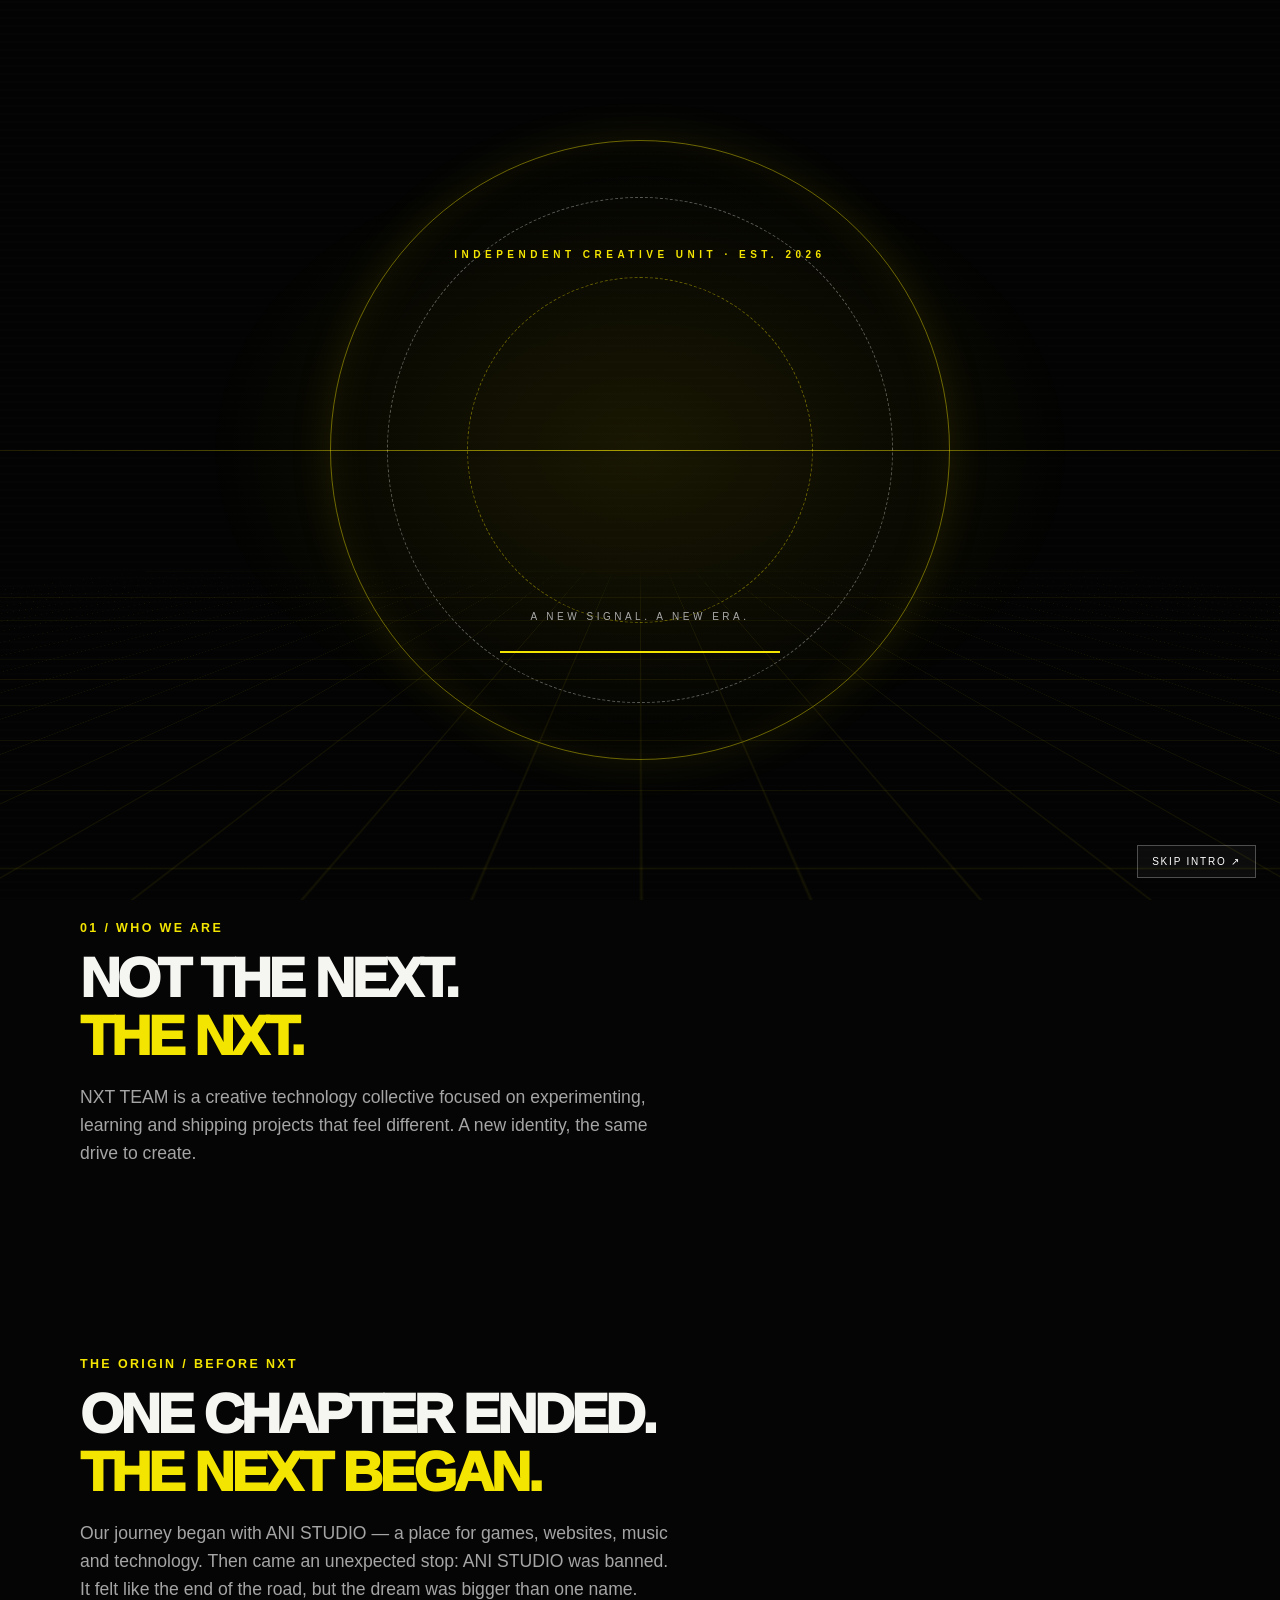
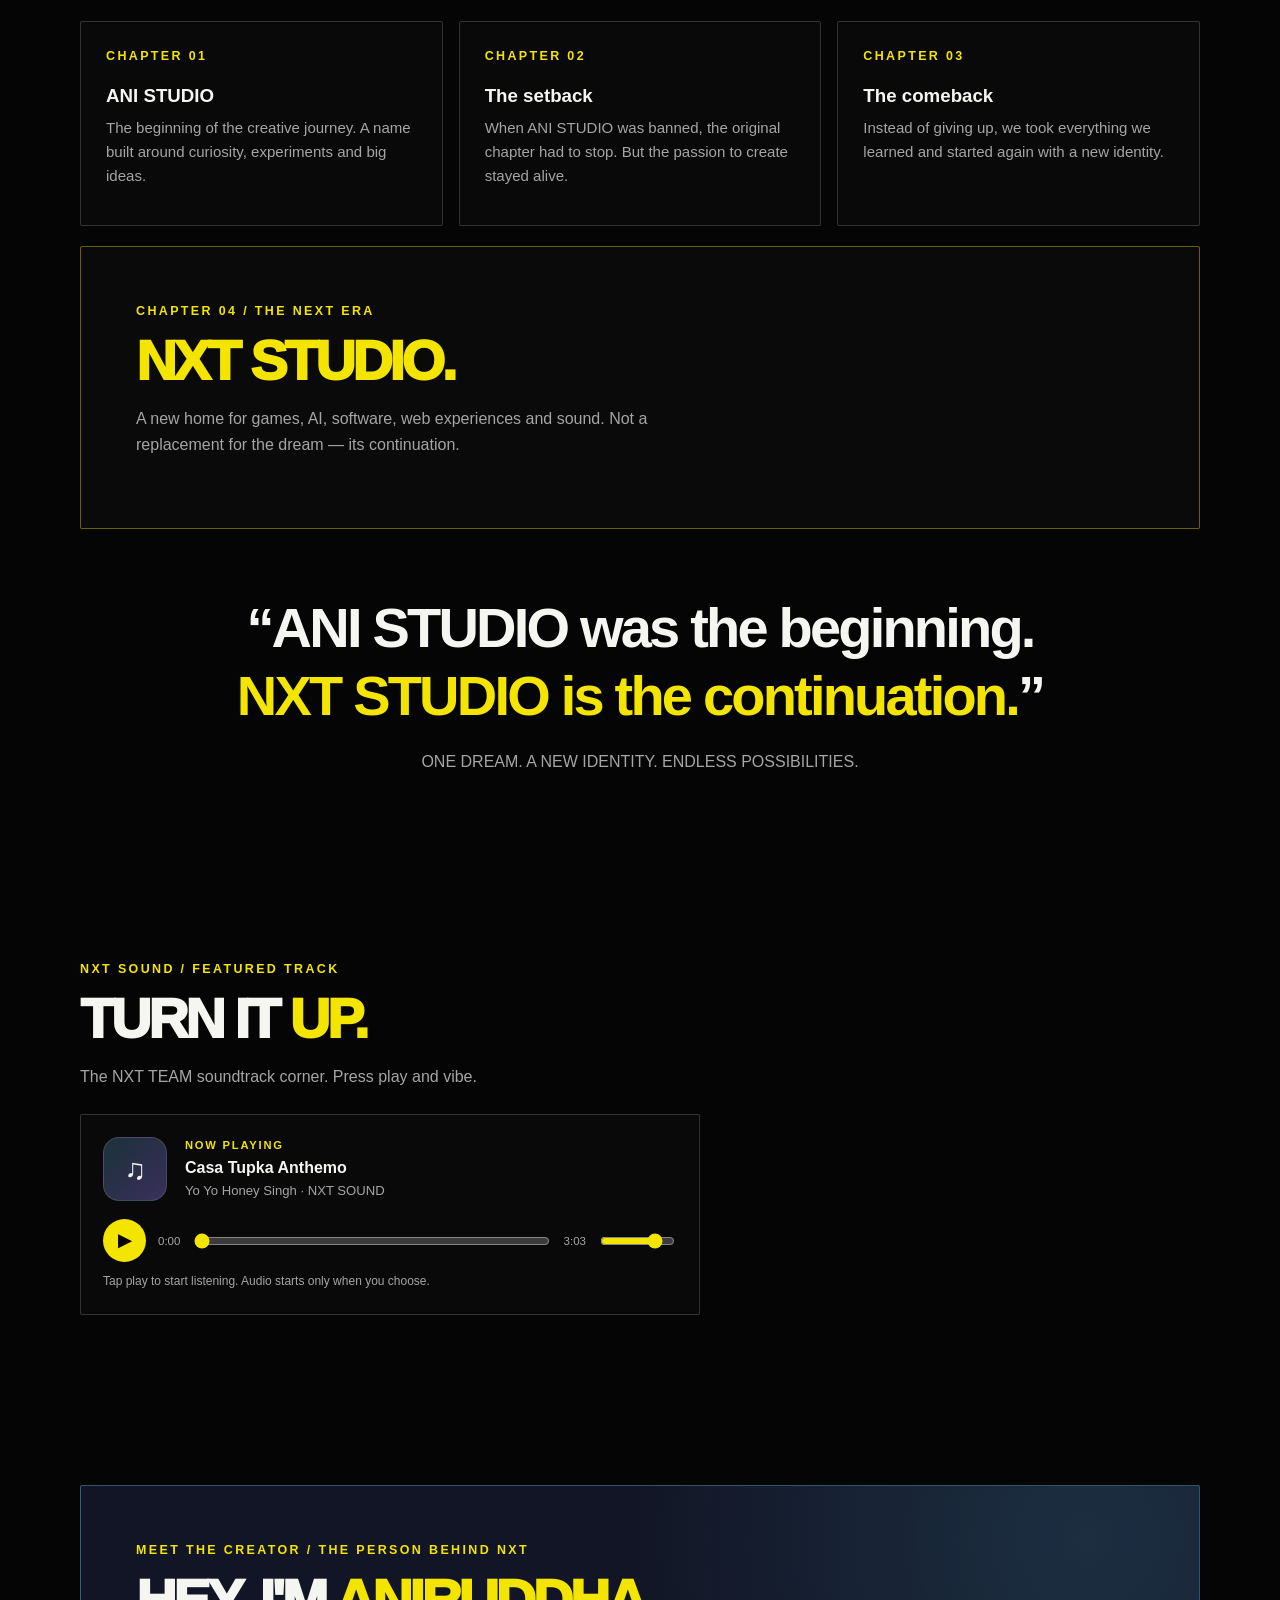
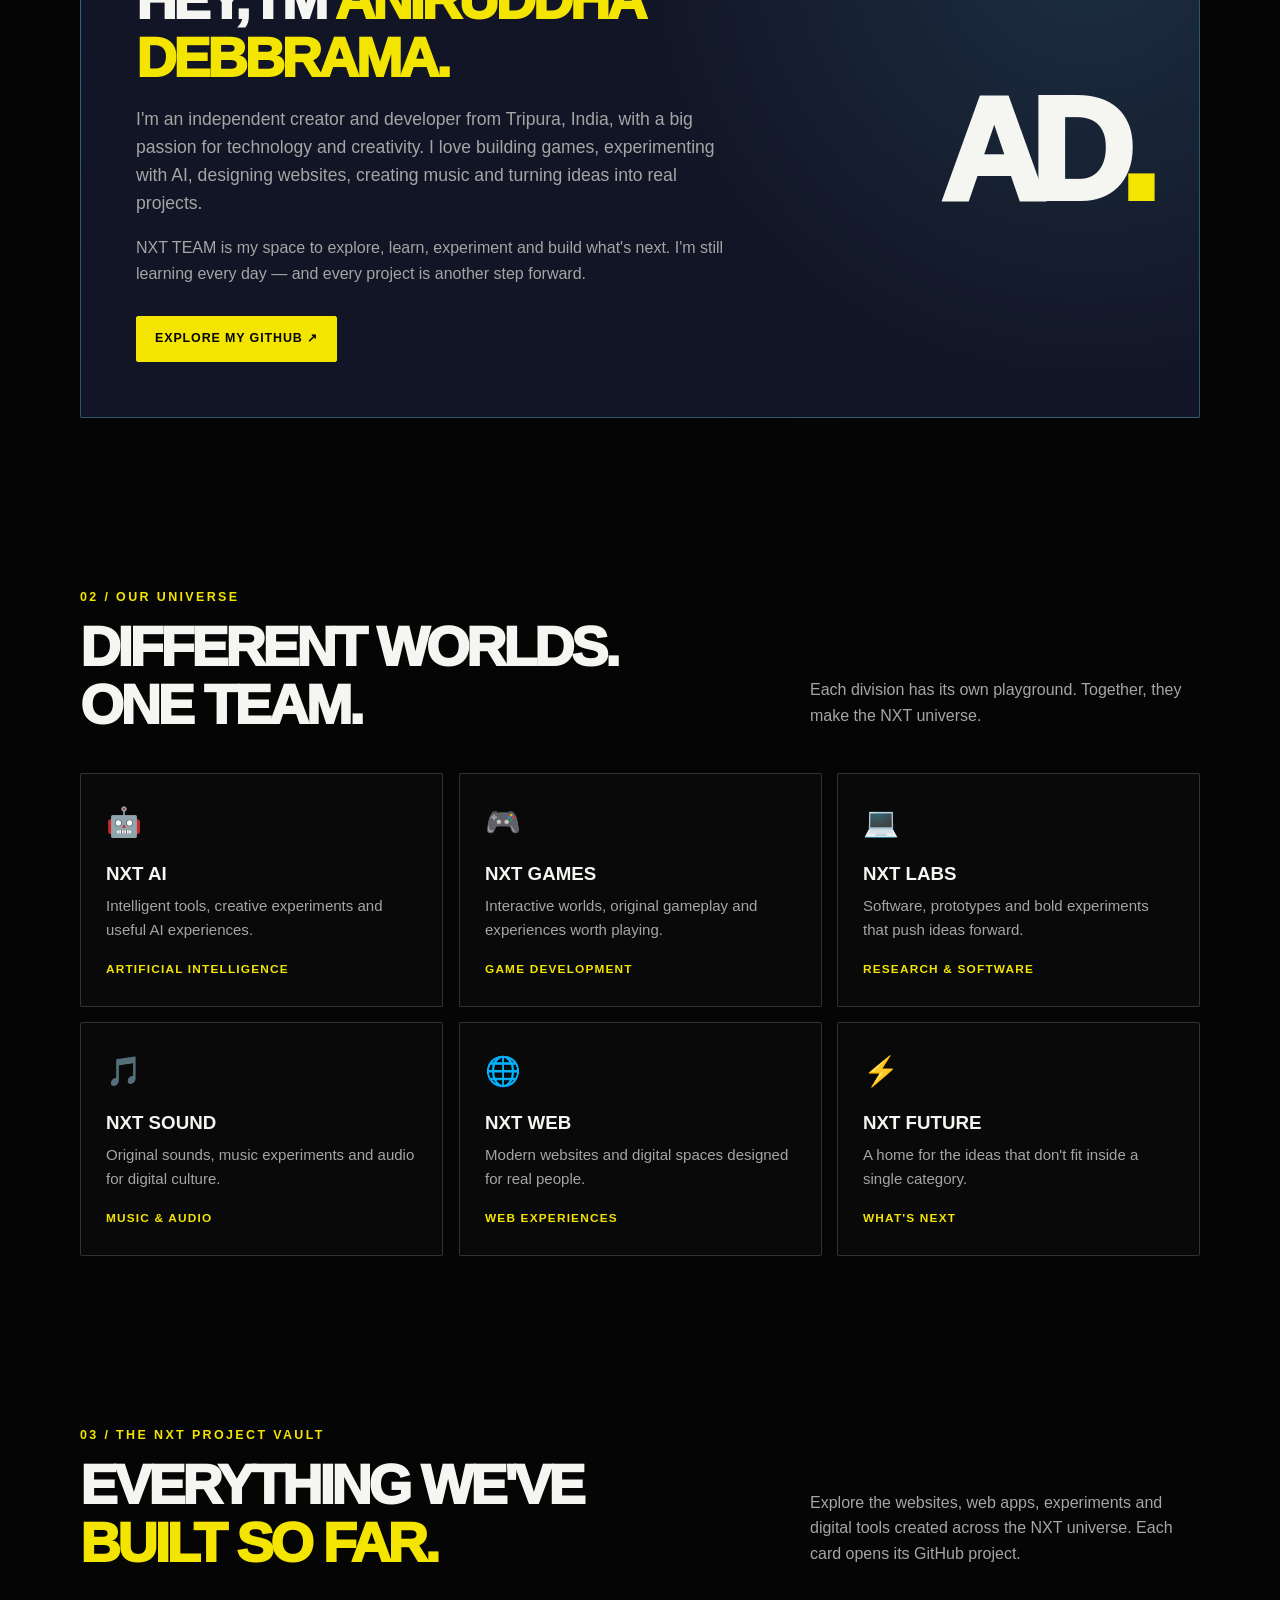
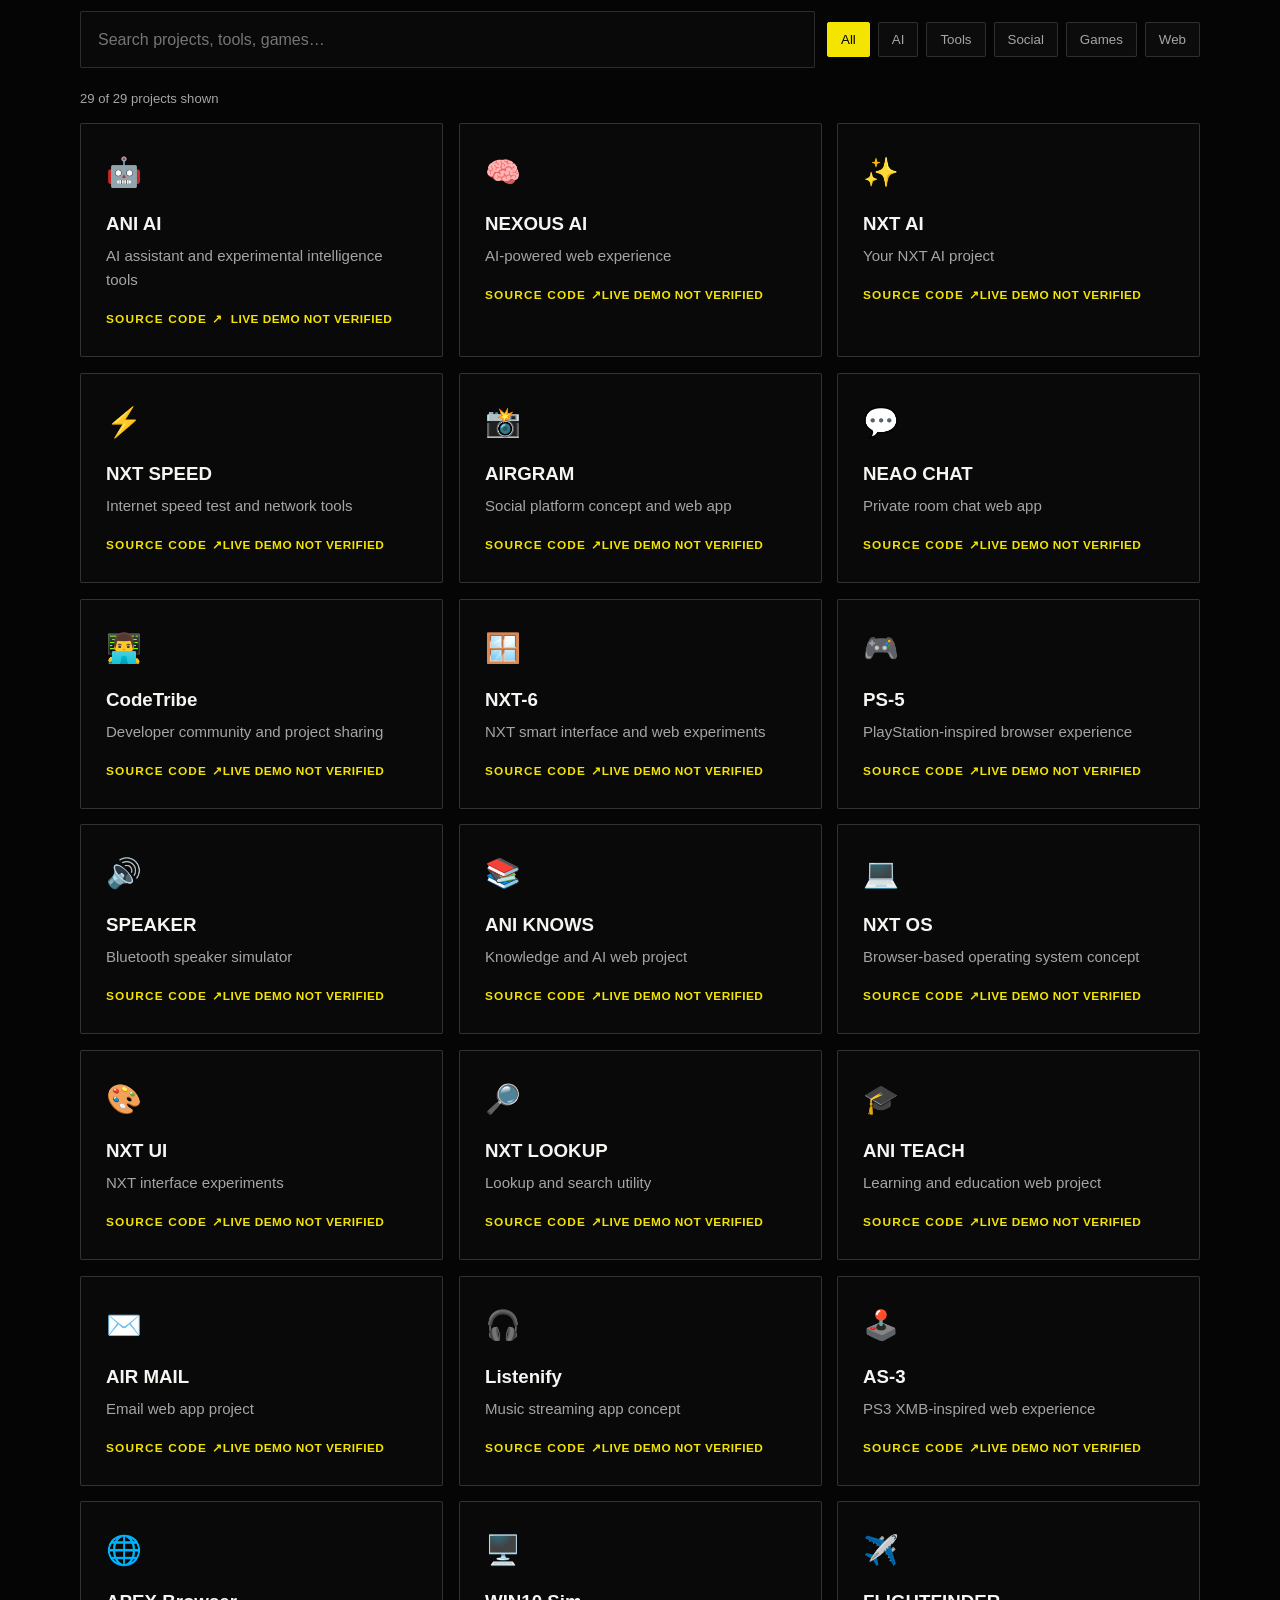
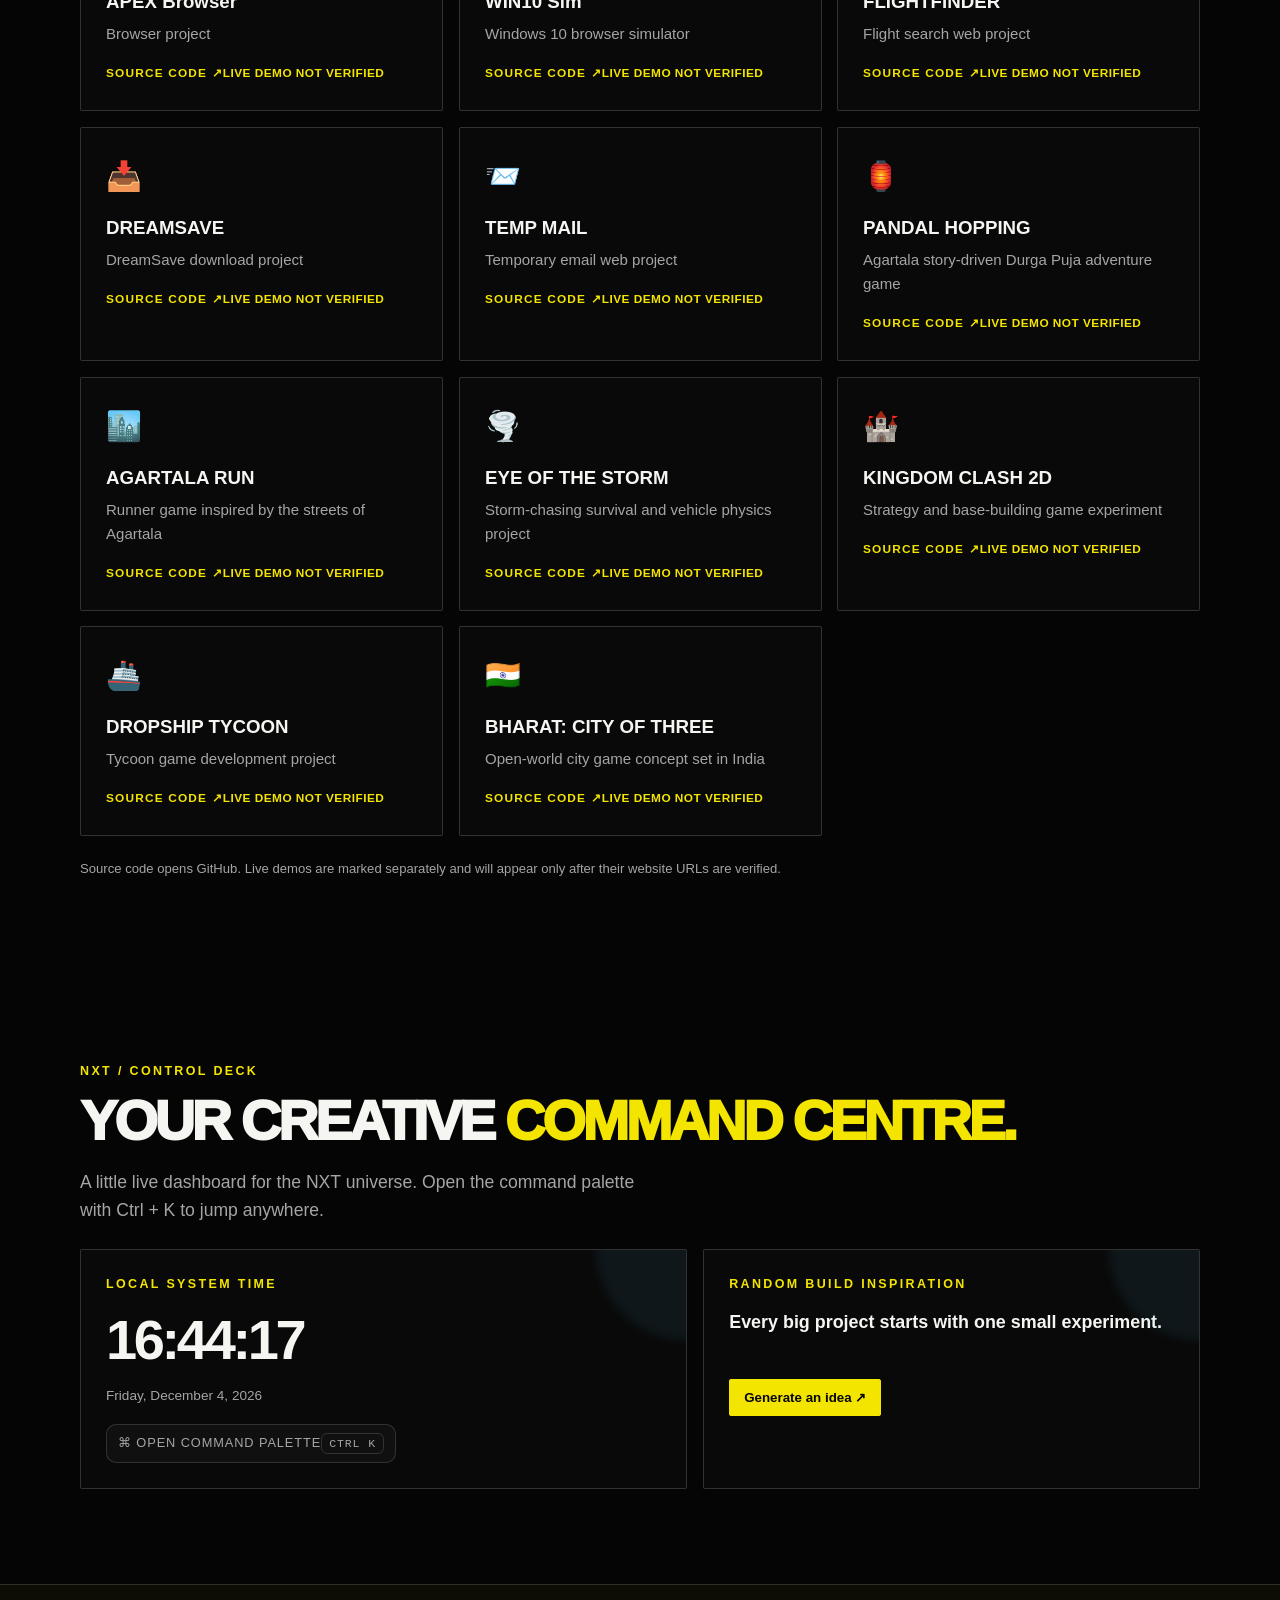
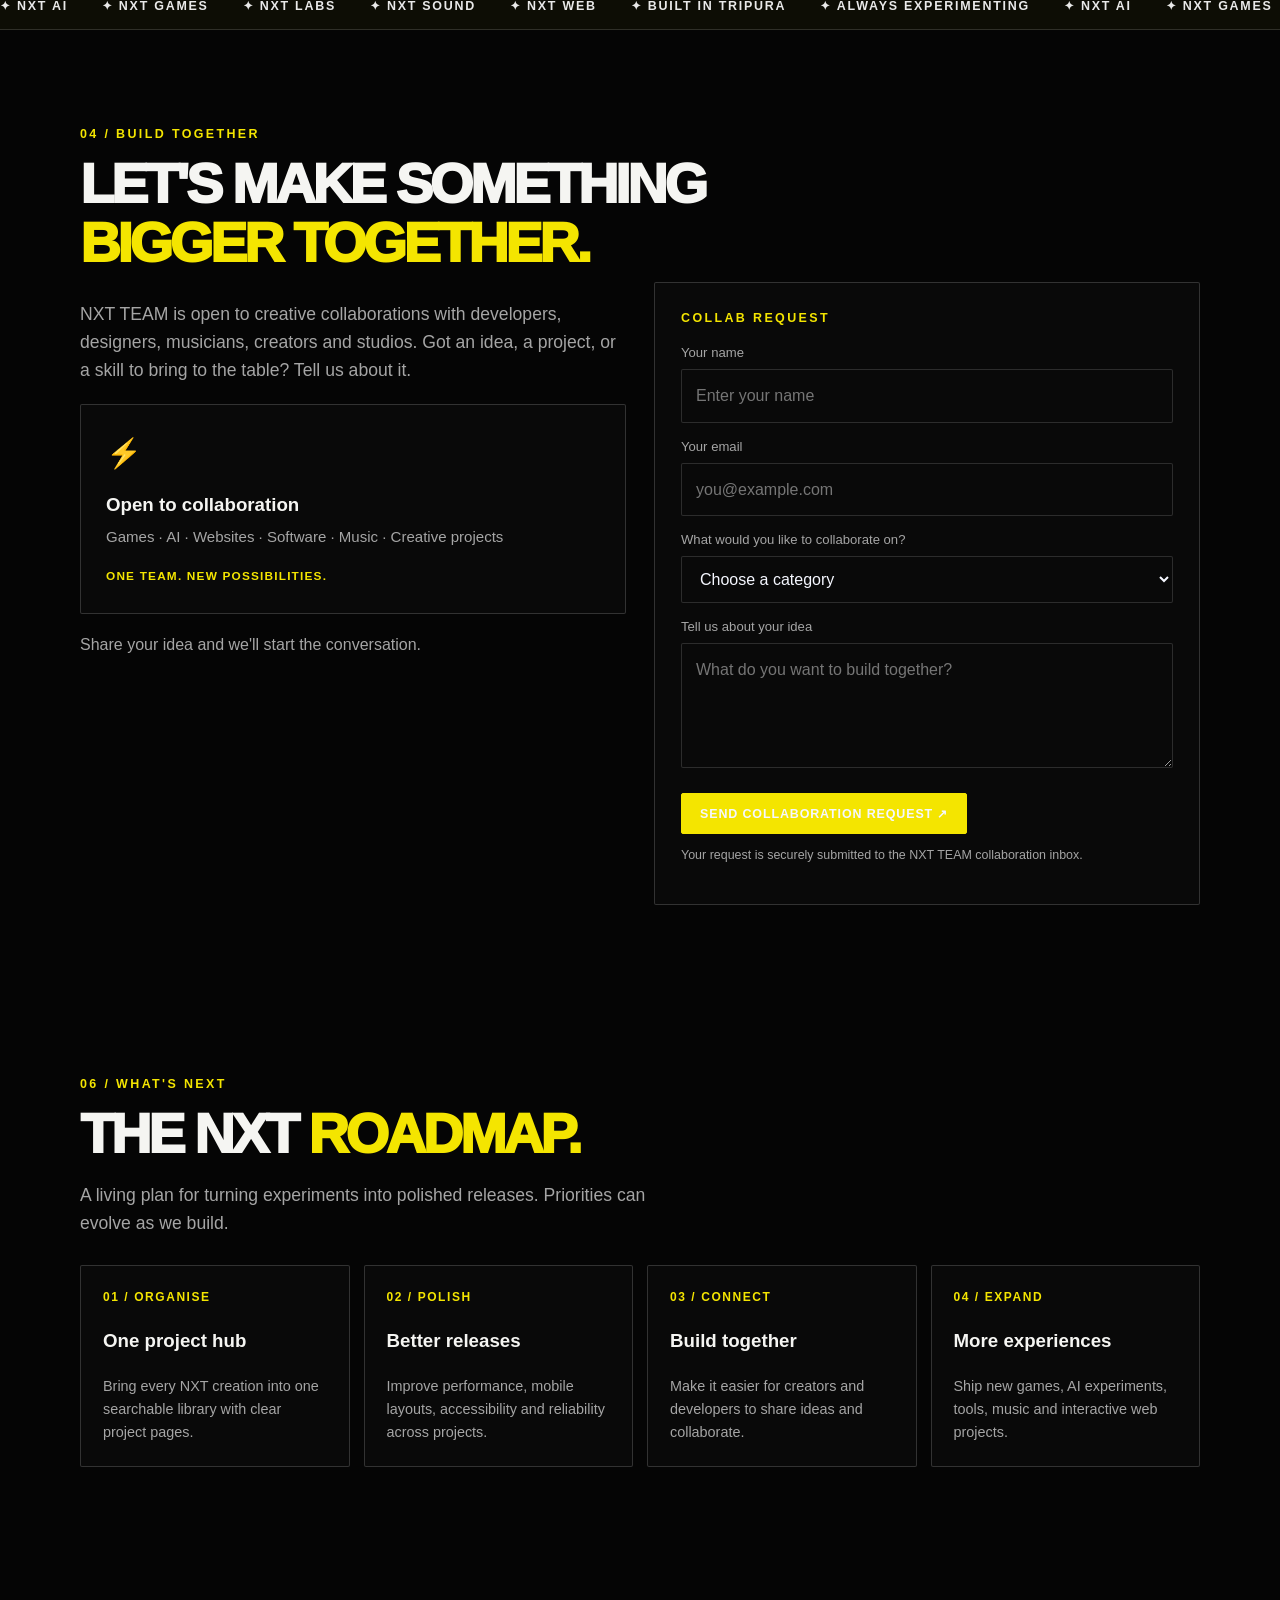
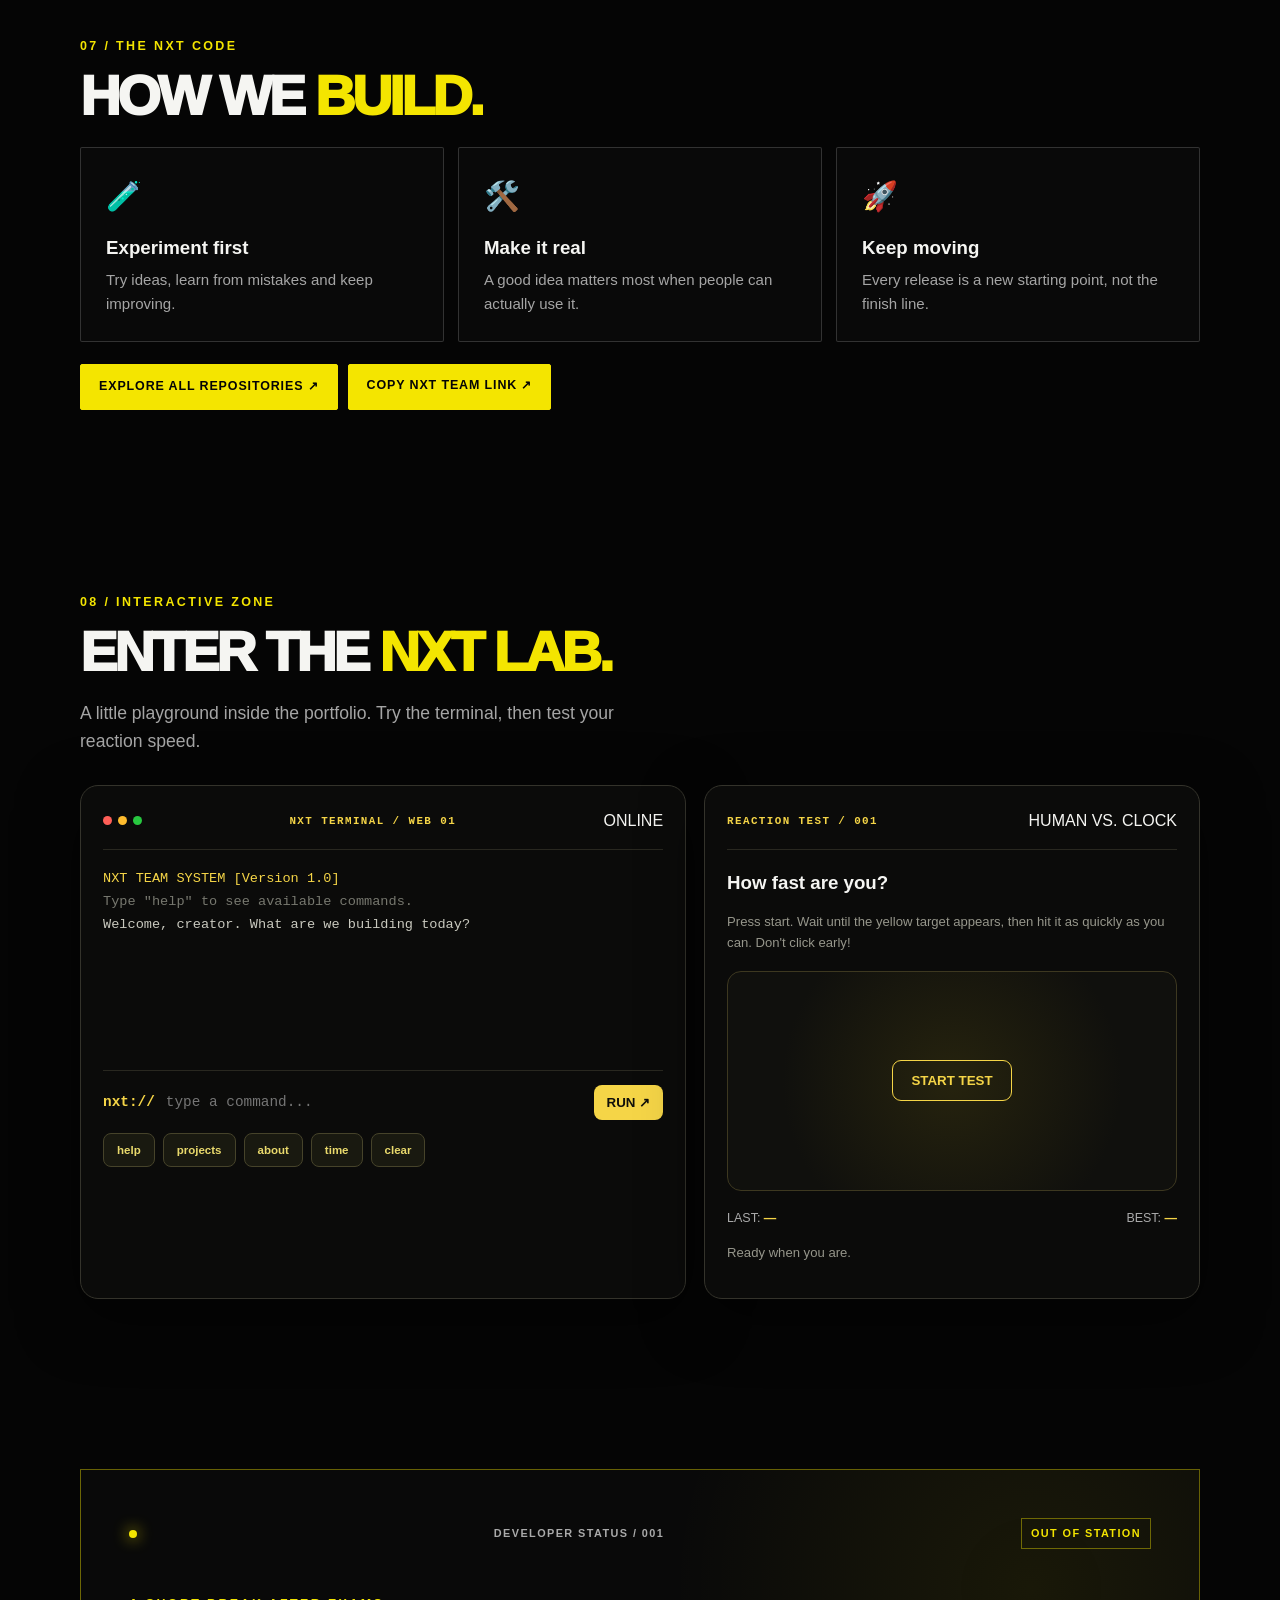
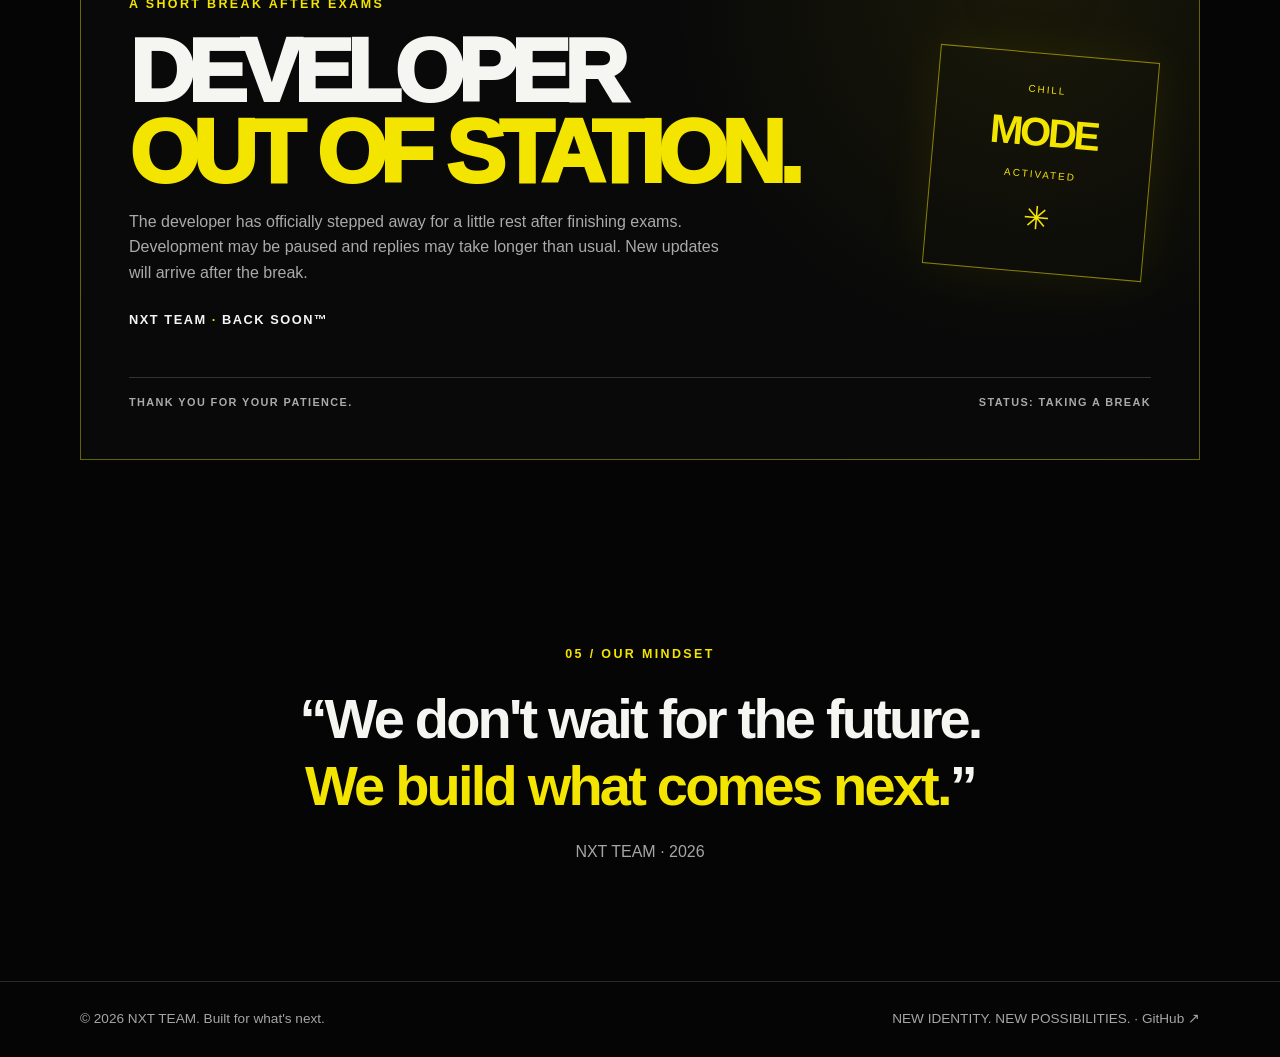
<file: index.html>
<!doctype html><html lang="en"><head><meta charset="utf-8"><meta name="viewport" content="width=device-width,initial-scale=1"><meta name="theme-color" content="#080a12"><title>NXT TEAM — The Next Era</title><meta name="description" content="NXT TEAM builds games, AI, software, web experiences and sound."><style>
:root{--bg:#080a12;--panel:#111827;--muted:#a4aec2;--blue:#69d5ff;--violet:#9c7bff;--line:#ffffff1c}*{box-sizing:border-box}html{scroll-behavior:smooth}body{margin:0;background:radial-gradient(ellipse at 70% 0%,#25245a66,transparent 38%),var(--bg);color:#f5f7ff;font:16px/1.6 Inter,system-ui,Segoe UI,sans-serif}a{color:inherit;text-decoration:none}.wrap{width:min(1120px,92%);margin:auto}.nav{height:74px;position:sticky;top:0;z-index:9;background:#080a12df;backdrop-filter:blur(18px);border-bottom:1px solid var(--line)}.navin{height:100%;display:flex;align-items:center;justify-content:space-between}.brand{font-weight:950;letter-spacing:.12em}.brand span,.grad{background:linear-gradient(100deg,var(--blue),#b39aff,#f1a8ff);-webkit-background-clip:text;background-clip:text;color:transparent}.links{display:flex;gap:28px;color:var(--muted);font-size:.92rem}.links a:hover{color:white}.btn{display:inline-flex;padding:12px 19px;border:1px solid #69d5ff66;border-radius:12px;background:linear-gradient(110deg,#69d5ff20,#9c7bff20);font-weight:750;transition:.2s}.btn:hover{transform:translateY(-3px);box-shadow:0 10px 35px #69d5ff22}.menu{display:none;background:none;color:white;border:0;font-size:1.5rem}.hero{min-height:680px;display:flex;align-items:center;position:relative;overflow:hidden;padding:90px 0}.hero:after{content:"NXT";position:absolute;right:-2%;top:10%;font-size:clamp(13rem,36vw,30rem);font-weight:1000;color:#fff;opacity:.025;pointer-events:none}.eyebrow{color:var(--blue);font-weight:800;letter-spacing:.19em;text-transform:uppercase;font-size:.78rem}.hero h1{font-size:clamp(3.6rem,9vw,7.7rem);line-height:.93;letter-spacing:-.075em;margin:22px 0;max-width:900px}.lead{color:var(--muted);font-size:1.1rem;max-width:590px}.actions{display:flex;gap:13px;flex-wrap:wrap;margin-top:30px}.launch{display:inline-flex;align-items:center;gap:14px;margin-top:48px;padding:17px 20px;border:1px solid var(--line);background:#ffffff09;border-radius:16px}.pulse{width:9px;height:9px;border-radius:50%;background:#72f5bd;box-shadow:0 0 15px #72f5bd}.launch small{display:block;color:var(--muted)}#countdown{font-weight:900;font-variant-numeric:tabular-nums}.section{padding:85px 0}.head{display:flex;justify-content:space-between;align-items:end;gap:25px;margin-bottom:28px}.section h2{font-size:clamp(2.2rem,5vw,3.5rem);line-height:1.04;letter-spacing:-.055em;margin:10px 0}.muted{color:var(--muted)}.grid{display:grid;grid-template-columns:repeat(3,1fr);gap:16px}.card{padding:25px;border:1px solid var(--line);border-radius:20px;background:linear-gradient(145deg,#151c2c,#0d111c);min-height:205px;transition:.25s}.card:hover{transform:translateY(-5px);border-color:#69d5ff77}.icon{font-size:1.8rem}.card h3{margin:14px 0 5px}.card p{margin:0;color:var(--muted);font-size:.94rem}.tag{display:inline-block;margin-top:18px;color:var(--blue);font-size:.74rem;font-weight:800;letter-spacing:.1em;text-transform:uppercase}.feature{padding:clamp(25px,5vw,55px);border:1px solid #9c7bff66;border-radius:26px;background:radial-gradient(circle at 85% 15%,#9c7bff28,transparent 38%),#111525;display:flex;align-items:center;justify-content:space-between;gap:25px}.feature p{max-width:600px;color:var(--muted)}.collab-wrap{display:grid;grid-template-columns:1fr 1fr;gap:28px;align-items:start}.collab-form{padding:26px;border:1px solid #69d5ff55;border-radius:22px;background:linear-gradient(145deg,#151c2c,#0d111c)}.collab-form label{display:block;font-size:.82rem;color:var(--muted);margin:13px 0 6px}.collab-form input,.collab-form select,.collab-form textarea{width:100%;padding:13px 14px;border-radius:11px;border:1px solid var(--line);background:#080d18;color:#f5f7ff;font:inherit;outline:none}.collab-form input:focus,.collab-form select:focus,.collab-form textarea:focus{border-color:var(--blue);box-shadow:0 0 0 3px #69d5ff18}.collab-form textarea{min-height:125px;resize:vertical}.collab-form button{margin-top:17px;cursor:pointer;color:#f5f7ff}.collab-note{font-size:.78rem;color:var(--muted);margin-top:12px}@media(max-width:760px){.collab-wrap{grid-template-columns:1fr}}.manifesto{text-align:center;padding:100px 15px}.manifesto blockquote{font-size:clamp(1.8rem,5vw,3.5rem);line-height:1.2;letter-spacing:-.05em;font-weight:850;max-width:850px;margin:20px auto}.footer{border-top:1px solid var(--line);padding:26px 0;color:var(--muted);font-size:.85rem}.footin{display:flex;justify-content:space-between;gap:15px;flex-wrap:wrap}.reveal{opacity:0;transform:translateY(18px);transition:.7s}.reveal.show{opacity:1;transform:none}
@media(max-width:760px){.links{display:none;position:absolute;top:73px;left:0;right:0;padding:20px 5%;background:#0b0e18;flex-direction:column;gap:15px;border-bottom:1px solid var(--line)}.links.open{display:flex}.menu{display:block}.navin>.btn{display:none}.hero{min-height:610px;padding:75px 0}.grid{grid-template-columns:1fr}.section{padding:65px 0}.head{display:block}.feature{display:block}.feature .btn{margin-top:12px}.footin{display:block}.footin span{display:block;margin:5px 0}}
@media(prefers-reduced-motion:reduce){*{scroll-behavior:auto!important;transition:none!important}.reveal{opacity:1;transform:none}}

/* NXT SOUND PLAYER */
.music-panel{margin-top:24px;padding:22px;border:1px solid #69d5ff44;border-radius:20px;background:linear-gradient(120deg,#101a2b,#17132b);display:grid;grid-template-columns:auto 1fr;gap:18px;align-items:center;max-width:620px;box-shadow:0 18px 55px #0005}
.music-art{width:64px;height:64px;border-radius:16px;display:grid;place-items:center;font-size:1.8rem;background:linear-gradient(140deg,#69d5ff33,#9c7bff55);border:1px solid #ffffff22}
.music-info{min-width:0}.music-kicker{font-size:.7rem;letter-spacing:.16em;color:var(--blue);font-weight:850}.music-title{font-weight:850;white-space:nowrap;overflow:hidden;text-overflow:ellipsis}.music-sub{font-size:.82rem;color:var(--muted)}
.music-controls{grid-column:1/-1;display:flex;align-items:center;gap:12px}.music-play{width:43px;height:43px;border:0;border-radius:50%;background:linear-gradient(120deg,var(--blue),#a98bff);color:#080a12;font-size:1.05rem;font-weight:900;cursor:pointer;flex:none}.music-play:hover{transform:scale(1.06)}.music-seek{flex:1;min-width:40px;accent-color:var(--blue);cursor:pointer}.music-time{font-size:.72rem;color:var(--muted);font-variant-numeric:tabular-nums}.music-volume{width:75px;accent-color:var(--violet);cursor:pointer}.music-note{grid-column:1/-1;color:var(--muted);font-size:.75rem;margin-top:-8px}
@media(max-width:520px){.music-panel{grid-template-columns:auto 1fr;padding:16px;gap:13px}.music-art{width:54px;height:54px}.music-volume{width:58px}.music-controls{gap:8px}}

/* NXT TEAM 2.0 INTERACTIONS */
.progress-line{position:fixed;top:0;left:0;height:3px;width:0;z-index:30;background:linear-gradient(90deg,var(--blue),var(--violet),#f1a8ff);box-shadow:0 0 14px #69d5ff88}
.project-tools{display:grid;grid-template-columns:minmax(220px,1fr) auto;gap:12px;margin:24px 0 20px;align-items:center}
.project-search{width:100%;padding:15px 17px;border:1px solid var(--line);border-radius:13px;background:#0d1321;color:#fff;font:inherit;outline:none}
.project-search:focus{border-color:var(--blue);box-shadow:0 0 0 3px #69d5ff18}
.filter-row{display:flex;gap:8px;flex-wrap:wrap}
.filter-btn{border:1px solid var(--line);border-radius:999px;padding:9px 13px;background:#ffffff08;color:var(--muted);font:700 .78rem inherit;cursor:pointer}
.filter-btn.active,.filter-btn:hover{color:#07111b;background:var(--blue);border-color:var(--blue)}
.project-count{color:var(--muted);font-size:.82rem;margin:0 0 14px}
.project-card[hidden]{display:none}
.project-card .tag{margin-right:8px}
.demo-status{color:#b6a8ff;letter-spacing:.04em}
.roadmap-grid{display:grid;grid-template-columns:repeat(4,1fr);gap:14px}
.roadmap-step{padding:22px;border:1px solid var(--line);border-radius:17px;background:#ffffff07}
.roadmap-step strong{display:block;color:var(--blue);font-size:.75rem;letter-spacing:.13em;margin-bottom:10px}
.roadmap-step p{margin:0;color:var(--muted);font-size:.9rem}
.value-strip{display:grid;grid-template-columns:repeat(3,1fr);gap:14px;margin-top:22px}
.value-strip .card{min-height:155px}
.quick-actions{display:flex;gap:10px;flex-wrap:wrap;margin-top:22px}
#back-top{position:fixed;right:22px;bottom:22px;z-index:20;width:48px;height:48px;border-radius:50%;border:1px solid #69d5ff66;background:#101a2b;color:white;font-size:1.2rem;cursor:pointer;opacity:0;pointer-events:none;transform:translateY(10px);transition:.2s}
#back-top.visible{opacity:1;pointer-events:auto;transform:none}
.no-results{display:none;padding:28px;border:1px dashed var(--line);border-radius:16px;text-align:center;color:var(--muted);grid-column:1/-1}
.no-results.show{display:block}
@media(max-width:900px){.roadmap-grid{grid-template-columns:repeat(2,1fr)}}
@media(max-width:620px){.project-tools{grid-template-columns:1fr}.roadmap-grid,.value-strip{grid-template-columns:1fr}.filter-row{gap:6px}.filter-btn{padding:8px 10px}}

/* NXT MOTION SYSTEM — smooth entrances, depth and custom cursor */
:root{--ease-out:cubic-bezier(.16,1,.3,1)}
html{scroll-behavior:smooth;scroll-padding-top:88px}
body{overflow-x:hidden}
a,button,.btn,.card,.filter-btn{ -webkit-tap-highlight-color:transparent }
.btn,.card,.roadmap-step,.music-panel,.feature,.collab-form,.filter-btn{transition:transform .55s var(--ease-out),border-color .45s ease,box-shadow .55s ease,background-color .4s ease}
.btn:hover{transform:translateY(-4px) scale(1.015);box-shadow:0 16px 42px #69d5ff26}
.card:hover{transform:translateY(-8px) scale(1.012);box-shadow:0 22px 55px #0007,0 0 0 1px #69d5ff12}
.roadmap-step:hover{transform:translateY(-6px);border-color:#69d5ff66;box-shadow:0 16px 40px #0005}
.reveal{opacity:0;transform:translate3d(0,32px,0) scale(.985);filter:blur(5px);transition:opacity .9s var(--ease-out),transform .9s var(--ease-out),filter .9s var(--ease-out);will-change:transform,opacity}
.reveal.show{opacity:1;transform:translate3d(0,0,0) scale(1);filter:blur(0)}
.grid .reveal:nth-child(2),.roadmap-grid .roadmap-step:nth-child(2){transition-delay:.08s}
.grid .reveal:nth-child(3),.roadmap-grid .roadmap-step:nth-child(3){transition-delay:.16s}
.grid .reveal:nth-child(4),.roadmap-grid .roadmap-step:nth-child(4){transition-delay:.24s}
.hero .eyebrow{animation:rise-in .8s var(--ease-out) both}
.hero h1{animation:rise-in 1s .12s var(--ease-out) both}
.hero .lead{animation:rise-in 1s .22s var(--ease-out) both}
.hero .actions,.hero .launch{animation:rise-in 1s .34s var(--ease-out) both}
@keyframes rise-in{from{opacity:0;transform:translateY(24px);filter:blur(7px)}to{opacity:1;transform:translateY(0);filter:blur(0)}}
.hero:before{content:"";position:absolute;width:380px;height:380px;left:55%;top:12%;border-radius:50%;background:radial-gradient(circle,#69d5ff17,transparent 68%);filter:blur(12px);animation:float-glow 9s ease-in-out infinite alternate;pointer-events:none}
@keyframes float-glow{from{transform:translate3d(-20px,-10px,0) scale(.9)}to{transform:translate3d(45px,35px,0) scale(1.18)}}
.progress-line{transition:width .08s linear}
#back-top{transition:opacity .3s ease,transform .45s var(--ease-out),background .3s ease}
#back-top:hover{transform:translateY(-5px) scale(1.08);background:#17263b}
.cursor-core,.cursor-halo{position:fixed;left:0;top:0;z-index:1000;pointer-events:none;border-radius:50%;opacity:0;transform:translate(-50%,-50%);transition:opacity .25s ease,width .25s ease,height .25s ease,background .25s ease,border-color .25s ease}
.cursor-core{width:7px;height:7px;background:#fff;mix-blend-mode:difference}
.cursor-halo{width:34px;height:34px;border:1px solid #69d5ffbb;background:#69d5ff0c;box-shadow:0 0 22px #69d5ff24}
body.cursor-active .cursor-core,body.cursor-active .cursor-halo{opacity:1}
body.cursor-hover .cursor-core{width:4px;height:4px;background:var(--blue)}
body.cursor-hover .cursor-halo{width:54px;height:54px;border-color:#b39aff;background:#9c7bff20;box-shadow:0 0 28px #9c7bff55}
body.cursor-press .cursor-halo{width:25px;height:25px}
@media(hover:hover) and (pointer:fine){body.custom-cursor,body.custom-cursor a,body.custom-cursor button,body.custom-cursor input,body.custom-cursor textarea,body.custom-cursor select{cursor:none!important}}
@media(max-width:760px),(hover:none){.cursor-core,.cursor-halo{display:none}}
@media(prefers-reduced-motion:reduce){.reveal{opacity:1;transform:none;filter:none;transition:none}.hero .eyebrow,.hero h1,.hero .lead,.hero .actions,.hero .launch{animation:none}.hero:before{animation:none}.cursor-core,.cursor-halo{display:none}}

/* NXT EXPANSION — command palette, live desk and richer motion */
.command-overlay{position:fixed;inset:0;z-index:2000;display:none;place-items:start center;padding:14vh 18px 20px;background:#03050bd9;backdrop-filter:blur(14px)}
.command-overlay.open{display:grid;animation:overlay-in .22s ease both}
@keyframes overlay-in{from{opacity:0}to{opacity:1}}
.command-box{width:min(620px,100%);border:1px solid #69d5ff66;border-radius:20px;background:#0d1321;box-shadow:0 30px 100px #000b;overflow:hidden;animation:command-in .35s var(--ease-out) both}
@keyframes command-in{from{opacity:0;transform:translateY(18px) scale(.97)}to{opacity:1;transform:none}}
.command-search{width:100%;padding:20px 22px;border:0;border-bottom:1px solid var(--line);outline:0;background:transparent;color:white;font:inherit;font-size:1.05rem}
.command-list{padding:9px;display:grid;gap:5px;max-height:48vh;overflow:auto}
.command-item{display:flex;align-items:center;justify-content:space-between;gap:15px;padding:12px 14px;border:1px solid transparent;border-radius:11px;background:transparent;color:#f5f7ff;text-align:left;font:inherit;cursor:pointer;transition:.2s}
.command-item:hover,.command-item:focus-visible{outline:0;background:#69d5ff15;border-color:#69d5ff55;transform:translateX(3px)}
.command-item small{color:var(--muted)}
.command-hint{padding:11px 17px;border-top:1px solid var(--line);font-size:.75rem;color:var(--muted)}
.deck{display:grid;grid-template-columns:1.1fr .9fr;gap:16px;margin-top:25px}
.deck-panel{padding:25px;border:1px solid var(--line);border-radius:20px;background:linear-gradient(145deg,#151c2c,#0d111c);min-height:180px;position:relative;overflow:hidden}
.deck-panel:after{content:"";position:absolute;width:180px;height:180px;right:-90px;top:-90px;border-radius:50%;background:#69d5ff12;filter:blur(5px);pointer-events:none}
.deck-time{font-size:clamp(2rem,6vw,3.5rem);font-weight:900;letter-spacing:-.06em;font-variant-numeric:tabular-nums}
.deck-date{color:var(--muted);font-size:.85rem}
.idea-text{font-size:1.12rem;font-weight:700;min-height:58px;margin:13px 0}
.deck-actions{display:flex;gap:9px;flex-wrap:wrap}
.deck-actions button{cursor:pointer;color:#f5f7ff}
.shortcut-key{font: .72rem ui-monospace,monospace;padding:3px 7px;border:1px solid var(--line);border-radius:6px;color:var(--muted)}
.ticker{overflow:hidden;border-block:1px solid var(--line);background:#ffffff05;padding:12px 0;margin:10px 0}
.ticker-track{display:flex;width:max-content;gap:34px;white-space:nowrap;animation:ticker-scroll 34s linear infinite;color:#b7c4d8;font-size:.78rem;font-weight:800;letter-spacing:.14em}
.ticker:hover .ticker-track{animation-play-state:paused}
@keyframes ticker-scroll{to{transform:translateX(-50%)}}
.project-card{transform-style:preserve-3d}
.project-card .tag{transition:color .25s ease}
#idea-next{border:1px solid #69d5ff66;border-radius:11px;padding:10px 14px;background:#69d5ff18;font-weight:800}
#command-open{border:1px solid var(--line);border-radius:10px;padding:8px 11px;background:#ffffff08;color:var(--muted);cursor:pointer;font:inherit;font-size:.8rem}
#command-open:hover{border-color:var(--blue);color:white}
@media(max-width:760px){.deck{grid-template-columns:1fr}.command-overlay{padding-top:10vh}}
@media(prefers-reduced-motion:reduce){.ticker-track{animation:none}.command-overlay.open,.command-box{animation:none}}
/* NXT TEAM — DEVELOPER PORTFOLIO REDESIGN */
:root{--bg:#050505;--panel:#0b0b0b;--muted:#a5a5a5;--blue:#f4e500;--violet:#f4e500;--line:#ffffff24}
body{background:#050505;color:#f5f5f2;font-family:Arial,Helvetica,sans-serif}
.nav{background:#050505ed;border-bottom:1px solid #ffffff20}
.brand span,.grad{background:none;color:#f4e500;-webkit-text-fill-color:#f4e500}
.eyebrow,.tag{color:#f4e500}
.btn{border-radius:2px;border:1px solid #f4e500;background:#f4e500;color:#050505;padding:12px 18px;font-size:.78rem;letter-spacing:.07em;text-transform:uppercase}
.btn:hover{background:#fff;border-color:#fff;color:#050505}
.secondary-btn{background:transparent;color:#f5f5f2;border-color:#ffffff55}
.card,.deck-panel,.roadmap-step,.collab-form,.music-panel{background:#090909;border:1px solid #ffffff2b;border-radius:2px;box-shadow:none}
.card:hover{border-color:#f4e500}
.section h2{text-transform:uppercase;font-weight:950;letter-spacing:-.06em}
.project-search,.collab-form input,.collab-form select,.collab-form textarea{background:#090909;border-radius:2px}
.filter-btn{border-radius:2px}.filter-btn.active,.filter-btn:hover{background:#f4e500;color:#050505;border-color:#f4e500}
.music-play{background:#f4e500;color:#050505}
.feature{background:#0a0a0a;border:1px solid #f4e50066;border-radius:2px}
.progress-line{background:#f4e500;box-shadow:0 0 14px #f4e50088}
.cursor-halo{border-color:#f4e500;background:#f4e5000c}
.hero.dev-hero{min-height:760px;padding:100px 0 70px;background:radial-gradient(ellipse at 76% 44%,#f4e5000b,transparent 35%),#050505;overflow:hidden}
.dev-hero-inner{display:grid;grid-template-columns:1.4fr .6fr;gap:30px;align-items:center;position:relative;z-index:1}
.dev-word{font-size:clamp(4.5rem,13vw,11.8rem)!important;line-height:.78!important;letter-spacing:-.095em!important;font-weight:1000!important;margin:45px 0 28px!important;color:transparent;-webkit-text-stroke:2px #f5f5f2;text-transform:uppercase;white-space:nowrap}
.dev-star{color:#f4e500;-webkit-text-stroke:0;font-size:.22em;vertical-align:top;margin-left:12px}
.dev-meta{display:flex;gap:18px;flex-wrap:wrap;color:#f4e500;font-size:.67rem;font-weight:800;letter-spacing:.13em}
.dev-meta span+span:before{content:"/";margin-right:18px;color:#777}
.dev-hero .lead{max-width:580px;color:#aaa;font-size:1rem;margin-top:28px}
.dev-stats{display:flex;gap:38px;margin-top:60px;padding-top:22px;border-top:1px solid #ffffff30;max-width:620px}
.dev-stats div{display:grid;gap:2px}.dev-stats strong{font-size:2rem;line-height:1;color:#f4e500}.dev-stats span{font-size:.6rem;letter-spacing:.12em;color:#999}
.dev-portrait{height:370px;position:relative;display:grid;place-items:center}
.portrait-core{width:190px;height:190px;border:1px solid #f4e500;display:grid;place-items:center;background:linear-gradient(145deg,#161616,#050505);box-shadow:0 0 70px #f4e50012;z-index:2}
.portrait-core span{font-size:4.5rem;font-weight:1000;letter-spacing:-.1em;color:#f4e500}
.portrait-orbit{position:absolute;border:1px solid #ffffff35;border-radius:50%;width:285px;height:285px;transform:rotate(-28deg) scaleY(.55)}
.orbit-two{width:350px;height:350px;border-color:#f4e50055;transform:rotate(38deg) scaleY(.55)}
.portrait-caption{position:absolute;bottom:8px;left:8%;font-size:.7rem;letter-spacing:.16em;color:#999;line-height:1.8}
.portrait-caption b{color:#f4e500}.portrait-index{position:absolute;right:5%;top:12%;font-size:.7rem;color:#f4e500;letter-spacing:.15em}
.dev-scroll{position:absolute;bottom:20px;left:50%;transform:translateX(-50%);font-size:.62rem;letter-spacing:.2em;color:#888}.dev-scroll span{color:#f4e500;margin-left:12px}
.ticker{border-color:#ffffff24;background:#f4e50008}.ticker-track{color:#e9e9e9}
#idea-next{background:#f4e500;color:#050505;border-color:#f4e500;border-radius:2px}
.command-box{border-radius:2px;background:#090909;border-color:#f4e50066}
@media(max-width:900px){.dev-hero-inner{grid-template-columns:1fr}.dev-portrait{height:280px;max-width:420px;width:100%;margin:5px auto 0}.dev-word{white-space:normal;font-size:clamp(4rem,16vw,8rem)!important}}
@media(max-width:620px){.hero.dev-hero{min-height:auto;padding:75px 0 65px}.dev-word{margin:34px 0 22px!important;-webkit-text-stroke:1.2px #f5f5f2}.dev-meta{gap:8px;font-size:.58rem}.dev-meta span+span:before{margin-right:8px}.dev-stats{gap:18px;margin-top:40px}.dev-stats strong{font-size:1.55rem}.dev-stats span{font-size:.52rem}.dev-portrait{height:240px}.portrait-core{width:145px;height:145px}.portrait-core span{font-size:3.4rem}.portrait-orbit{width:220px;height:220px}.orbit-two{width:270px;height:270px}.dev-scroll{display:none}}
/* NXT LAB — terminal + reaction mini-game */
.lab-shell{display:grid;grid-template-columns:1.1fr .9fr;gap:18px;margin-top:30px}
.lab-panel{background:#0b0b0a;border:1px solid #34332b;border-radius:18px;padding:22px;min-width:0;box-shadow:0 18px 60px #0008}
.lab-top{display:flex;align-items:center;justify-content:space-between;gap:12px;padding-bottom:15px;border-bottom:1px solid #292820}
.lab-dots{display:flex;gap:6px}.lab-dots i{width:9px;height:9px;border-radius:50%;background:#ff5f57}.lab-dots i:nth-child(2){background:#febc2e}.lab-dots i:nth-child(3){background:#28c840}
.lab-label{font:700 .68rem ui-monospace,monospace;letter-spacing:.13em;color:#f5d547}
.lab-output{height:220px;overflow:auto;padding:17px 0;color:#c9c9bf;font: .85rem/1.7 ui-monospace,monospace;white-space:pre-wrap;overflow-wrap:anywhere}
.lab-output .ok{color:#f5d547}.lab-output .muted-line{color:#77786f}
.lab-prompt{display:flex;align-items:center;gap:9px;border-top:1px solid #292820;padding-top:14px}
.lab-prompt span{color:#f5d547;font:700 .9rem ui-monospace,monospace}
.lab-prompt input{min-width:0;flex:1;background:transparent;border:0;outline:0;color:#fff;font: .9rem ui-monospace,monospace}
.lab-prompt button,.lab-chip{background:#f5d547;color:#10100b;border:0;border-radius:8px;padding:10px 13px;font-weight:850;cursor:pointer}
.lab-chips{display:flex;flex-wrap:wrap;gap:8px;margin-top:13px}.lab-chip{background:#191910;color:#e9d96c;border:1px solid #46432a;font-size:.72rem}
.reaction-stage{display:grid;place-items:center;min-height:220px;margin:18px 0;background:radial-gradient(circle at center,#26230e,#10100d 68%);border:1px solid #3d3820;border-radius:14px;position:relative;overflow:hidden}
.reaction-target{width:88px;height:88px;border-radius:50%;border:0;background:#f5d547;color:#111;font-size:1.5rem;font-weight:900;cursor:pointer;box-shadow:0 0 0 12px #f5d54720,0 0 55px #f5d54766}
.reaction-target[hidden]{display:none}.reaction-start{background:transparent;border:1px solid #f5d547;color:#f5d547;border-radius:9px;padding:12px 18px;font-weight:800;cursor:pointer}
.reaction-stats{display:flex;justify-content:space-between;gap:12px;color:#aaa;font-size:.78rem}.reaction-stats strong{color:#f5d547;font-variant-numeric:tabular-nums}
.lab-help{color:#96968b;font-size:.82rem;line-height:1.6}
@media(max-width:760px){.lab-shell{grid-template-columns:1fr}.lab-panel{padding:17px}.lab-output{height:190px}}
@media(prefers-reduced-motion:reduce){.lab-panel,.reaction-target{transition:none!important;animation:none!important}}

/* NXT TEAM CINEMATIC INTRO */
#nxt-intro{position:fixed;inset:0;z-index:9999;display:grid;place-items:center;overflow:hidden;background:#050505;color:#f5f5f2;transition:opacity .75s cubic-bezier(.16,1,.3,1),visibility .75s}
#nxt-intro.is-leaving{opacity:0;visibility:hidden;pointer-events:none}
#nxt-intro:before,#nxt-intro:after{content:"";position:absolute;width:min(72vw,680px);aspect-ratio:1;border:1px solid #f4e50020;border-radius:50%;animation:intro-orbit 8s linear infinite}
#nxt-intro:after{width:min(52vw,480px);animation-direction:reverse;animation-duration:12s;border-color:#ffffff18}
.intro-grid{position:absolute;inset:0;background-image:linear-gradient(#ffffff08 1px,transparent 1px),linear-gradient(90deg,#ffffff08 1px,transparent 1px);background-size:54px 54px;mask-image:radial-gradient(ellipse at center,#000,transparent 75%);opacity:.38}
.intro-content{position:relative;z-index:1;width:min(620px,86vw);text-align:center}
.intro-mark{width:68px;height:68px;margin:0 auto 25px;display:grid;place-items:center;border:1px solid #f4e500;background:#f4e500;color:#050505;font-size:1.55rem;font-weight:1000;letter-spacing:-.1em;box-shadow:0 0 55px #f4e50033;animation:intro-mark .8s cubic-bezier(.16,1,.3,1) both}
.intro-kicker{font:800 .68rem/1.4 ui-monospace,monospace;letter-spacing:.35em;color:#f4e500;text-transform:uppercase;animation:intro-rise .7s .12s both}
.intro-title{margin:13px 0 8px;font-size:clamp(2.8rem,10vw,6.5rem);line-height:.9;letter-spacing:-.09em;font-weight:1000;animation:intro-rise .8s .22s both}
.intro-title span{color:#f4e500}
.intro-sub{color:#aaa;font: .72rem ui-monospace,monospace;letter-spacing:.16em;text-transform:uppercase;animation:intro-rise .8s .34s both}
.intro-meter{width:min(280px,75%);height:2px;background:#ffffff26;margin:32px auto 12px;overflow:hidden}
.intro-meter i{display:block;width:100%;height:100%;background:#f4e500;transform:scaleX(0);transform-origin:left;animation:intro-load 2.1s .15s cubic-bezier(.7,0,.3,1) forwards}
.intro-bottom{display:flex;justify-content:center;gap:10px;align-items:center;color:#777;font: .65rem ui-monospace,monospace;letter-spacing:.12em}
.intro-dot{width:6px;height:6px;border-radius:50%;background:#f4e500;box-shadow:0 0 10px #f4e500;animation:intro-blink .8s infinite alternate}
#intro-skip{position:absolute;right:24px;bottom:22px;z-index:2;border:1px solid #ffffff45;background:#ffffff0a;color:#ddd;padding:9px 13px;font: .68rem ui-monospace,monospace;letter-spacing:.12em;cursor:pointer}
#intro-skip:hover{border-color:#f4e500;color:#f4e500}
@keyframes intro-load{to{transform:scaleX(1)}}@keyframes intro-rise{from{opacity:0;transform:translateY(22px);filter:blur(8px)}to{opacity:1;transform:none;filter:blur(0)}}@keyframes intro-mark{from{opacity:0;transform:scale(.5) rotate(-18deg)}to{opacity:1;transform:scale(1) rotate(0)}}@keyframes intro-orbit{to{transform:rotate(360deg)}}@keyframes intro-blink{to{opacity:.25;transform:scale(.65)}}
@media(prefers-reduced-motion:reduce){#nxt-intro:before,#nxt-intro:after,.intro-mark,.intro-kicker,.intro-title,.intro-sub,.intro-dot{animation:none}#nxt-intro{transition:none}.intro-meter i{animation:none;transform:scaleX(1)}}

/* NXT TEAM — CINEMATIC INTRO V2 */
#nxt-intro{isolation:isolate;background:radial-gradient(ellipse at 50% 48%,#252500 0%,#101000 17%,#050505 58%);transition:opacity .9s cubic-bezier(.16,1,.3,1),visibility .9s}
#nxt-intro:before{width:min(76vw,760px);border:1px solid #f4e5003b;box-shadow:0 0 80px #f4e5000c,inset 0 0 80px #f4e50008;animation:intro-orbit 18s linear infinite}
#nxt-intro:after{width:min(58vw,570px);border:1px dashed #f4e50055;box-shadow:0 0 30px #f4e50013;animation:intro-orbit 24s linear infinite reverse}
.intro-grid{background-size:46px 46px;opacity:.48;animation:intro-grid-drift 18s linear infinite}
.intro-scan{position:absolute;inset:-100% 0;background:linear-gradient(transparent 47%,#f4e50012 50%,transparent 53%);background-size:100% 9px;opacity:.32;animation:intro-scan 7s linear infinite;pointer-events:none}
.intro-flash{position:absolute;inset:0;background:#f4e500;opacity:0;pointer-events:none;animation:intro-flash 3.9s .15s both}
.intro-content{width:min(760px,88vw);perspective:900px}
.intro-mark{width:78px;height:78px;margin-bottom:28px;border:0;outline:1px solid #f4e500;outline-offset:5px;position:relative;box-shadow:0 0 22px #f4e50066,0 0 100px #f4e50035;animation:intro-mark-v2 .9s cubic-bezier(.16,1,.3,1) both}
.intro-mark:before,.intro-mark:after{content:"";position:absolute;inset:-13px;border:1px solid #f4e50066;transform:rotate(45deg);animation:intro-mark-spin 9s linear infinite}
.intro-mark:after{inset:-21px;border-color:#ffffff30;transform:rotate(0deg);animation-direction:reverse}
.intro-mark span{font-size:1.6rem;letter-spacing:-.12em}
.intro-kicker{font-size:.64rem;letter-spacing:.48em;text-shadow:0 0 18px #f4e50077;animation:intro-rise .8s .35s both}
.intro-title{display:flex;justify-content:center;gap:.18em;margin:19px 0 13px;font-size:clamp(4.2rem,14vw,9.4rem);letter-spacing:-.105em;line-height:.82;font-weight:1000;white-space:nowrap}
.intro-nxt{color:#f5f5f2;animation:intro-word-left 1s .55s cubic-bezier(.16,1,.3,1) both}
.intro-team{color:#f4e500;text-shadow:0 0 32px #f4e50055;animation:intro-word-right 1s .68s cubic-bezier(.16,1,.3,1) both;position:relative}
.intro-team:after{content:"TEAM.";position:absolute;inset:0;color:#f4e500;opacity:.55;clip-path:inset(48% 0 38% 0);transform:translateX(5px);animation:intro-glitch 2.8s 1.6s steps(2,end) infinite}
.intro-sub{font-size:.65rem;letter-spacing:.2em;animation:intro-rise .8s 1s both}
.intro-sub i{color:#f4e500;font-style:normal;padding:0 5px}
.intro-meter{width:min(340px,76%);height:3px;margin:37px auto 14px;background:#ffffff20;box-shadow:0 0 20px #f4e50020}
.intro-meter i{background:linear-gradient(90deg,#fff,#f4e500);box-shadow:0 0 14px #f4e500;animation:intro-load 3.2s .35s cubic-bezier(.2,.8,.2,1) forwards}
.intro-bottom{font-size:.61rem;letter-spacing:.16em}
.intro-bottom b{font-weight:500;color:#f4e500}
.intro-dot{width:7px;height:7px;box-shadow:0 0 16px #f4e500;animation:intro-blink .55s infinite alternate}
.intro-side{position:absolute;top:50%;z-index:1;color:#777;font: .58rem ui-monospace,monospace;letter-spacing:.2em;writing-mode:vertical-rl}
.intro-side-left{left:26px;transform:translateY(-50%) rotate(180deg)}
.intro-side-right{right:26px;transform:translateY(-50%)}
.intro-corner{position:absolute;z-index:1;color:#777;font: .57rem ui-monospace,monospace;letter-spacing:.15em}
.intro-corner-tl{top:26px;left:28px;color:#f4e500;font-weight:900}
.intro-corner-br{bottom:29px;left:28px}
.intro-crosshair{position:absolute;left:50%;top:50%;color:#f4e50077;font-size:1.4rem;transform:translate(-50%,-50%);animation:intro-cross 2s ease-in-out infinite;pointer-events:none}
.intro-particles{position:absolute;inset:0;overflow:hidden;pointer-events:none}
.intro-particle{position:absolute;left:var(--x);top:var(--y);width:var(--s);height:var(--s);border-radius:50%;background:#f4e500;opacity:0;box-shadow:0 0 12px #f4e500;animation:intro-particle-float var(--d) var(--delay) linear infinite}
#intro-skip{right:26px;bottom:24px;border-color:#f4e50066;background:#050505aa;letter-spacing:.16em;transition:background .2s,border-color .2s,transform .2s}
#intro-skip span{color:#f4e500;margin-left:8px}
#intro-skip:hover{background:#f4e500;color:#050505;border-color:#f4e500;transform:translateY(-3px)}
#intro-skip:hover span{color:#050505}
#nxt-intro.is-leaving{opacity:0;transform:scale(1.035);filter:blur(7px)}
@keyframes intro-load{0%{transform:scaleX(0)}75%{transform:scaleX(.88)}100%{transform:scaleX(1)}}
@keyframes intro-mark-v2{0%{opacity:0;transform:scale(.2) rotate(-90deg);filter:blur(12px)}70%{transform:scale(1.12) rotate(8deg)}100%{opacity:1;transform:scale(1) rotate(0);filter:blur(0)}}
@keyframes intro-mark-spin{to{transform:rotate(405deg)}}
@keyframes intro-word-left{from{opacity:0;transform:translateX(-90px) rotateY(35deg);filter:blur(12px)}to{opacity:1;transform:none;filter:blur(0)}}
@keyframes intro-word-right{from{opacity:0;transform:translateX(90px) rotateY(-35deg);filter:blur(12px)}to{opacity:1;transform:none;filter:blur(0)}}
@keyframes intro-glitch{0%,85%,100%{transform:translateX(5px);clip-path:inset(48% 0 38% 0)}87%{transform:translateX(-8px);clip-path:inset(15% 0 68% 0)}90%{transform:translateX(9px);clip-path:inset(72% 0 10% 0)}93%{transform:translateX(-3px);clip-path:inset(40% 0 45% 0)}}
@keyframes intro-scan{to{transform:translateY(45%)}}
@keyframes intro-grid-drift{to{background-position:46px 46px}}
@keyframes intro-flash{0%,9%,100%{opacity:0}3%{opacity:.24}5%{opacity:.04}}
@keyframes intro-cross{0%,100%{opacity:.15;transform:translate(-50%,-50%) scale(.7)}50%{opacity:.8;transform:translate(-50%,-50%) scale(1.2)}}
@keyframes intro-particle-float{0%{opacity:0;transform:translate3d(0,35px,0) scale(.4)}15%{opacity:.8}85%{opacity:.6}100%{opacity:0;transform:translate3d(var(--drift),-110vh,0) scale(1.2)}}
@media(max-width:600px){.intro-side{display:none}.intro-corner-br{display:none}.intro-corner-tl{top:17px;left:17px}.intro-title{font-size:clamp(3.5rem,15vw,6rem)}#intro-skip{right:16px;bottom:16px}.intro-sub{font-size:.53rem;letter-spacing:.12em}}
@media(prefers-reduced-motion:reduce){#nxt-intro:before,#nxt-intro:after,.intro-mark,.intro-mark:before,.intro-mark:after,.intro-kicker,.intro-title,.intro-nxt,.intro-team,.intro-sub,.intro-dot,.intro-scan,.intro-grid,.intro-crosshair,.intro-particle,.intro-flash{animation:none!important}.intro-meter i{animation:none;transform:scaleX(1)}}

/* NXT INTRO V3 — IMPACT CUT */
#nxt-intro{background:#020202;overflow:hidden}
#nxt-intro:before{width:min(92vw,900px);border:1px solid #f4e50055;box-shadow:0 0 120px #f4e50018;animation:intro-ring-impact 4.2s cubic-bezier(.16,1,.3,1) both}
#nxt-intro:after{width:min(68vw,660px);border:1px solid #fff3;animation:intro-ring-impact 4.2s .12s cubic-bezier(.16,1,.3,1) both}
.intro-beam{position:absolute;z-index:3;left:-10%;top:50%;width:120%;height:2px;background:#fff;box-shadow:0 0 12px 4px #f4e500,0 0 55px 15px #f4e500;transform:scaleX(0);transform-origin:center;animation:intro-beam-hit .85s .55s cubic-bezier(.7,0,.2,1) both;pointer-events:none}
.intro-impact{position:absolute;z-index:2;left:50%;top:50%;width:20px;height:20px;border:3px solid #f4e500;border-radius:50%;box-shadow:0 0 35px #f4e500;transform:translate(-50%,-50%) scale(.1);opacity:0;animation:intro-shock .95s .7s cubic-bezier(.1,.7,.2,1) both;pointer-events:none}
.intro-content{animation:intro-camera 4.2s .4s cubic-bezier(.16,1,.3,1) both}
.intro-mark{animation:intro-logo-slam .95s .72s cubic-bezier(.12,.9,.18,1.35) both;box-shadow:0 0 25px #f4e500,0 0 100px #f4e50088,0 0 190px #f4e50033}
.intro-mark:before{border-width:2px;animation:intro-mark-spin 3s linear infinite}
.intro-title{gap:.12em;filter:drop-shadow(0 12px 30px #000)}
.intro-nxt{animation:intro-title-slam .85s 1.12s cubic-bezier(.12,.9,.18,1.2) both}
.intro-team{animation:intro-title-slam .85s 1.28s cubic-bezier(.12,.9,.18,1.2) both;text-shadow:0 0 15px #f4e500aa,0 0 55px #f4e50066}
.intro-team:after{animation:intro-glitch .75s 2.1s steps(2,end) 3}
.intro-kicker{animation:intro-kicker-hit .55s 1.45s both}
.intro-sub{animation:intro-sub-hit .65s 1.8s both}
.intro-meter{height:4px;box-shadow:0 0 24px #f4e50044}
.intro-meter i{animation:intro-load 3.1s .8s cubic-bezier(.1,.8,.15,1) forwards}
.intro-flash{animation:intro-flash-hit 4.2s both}
#nxt-intro.is-leaving{opacity:0;visibility:hidden;transform:scale(1.12);filter:blur(12px);transition:opacity .5s,visibility .5s,transform .65s,filter .65s}
@keyframes intro-beam-hit{0%{transform:scaleX(0);opacity:0}35%{transform:scaleX(1);opacity:1}100%{transform:scaleX(0);opacity:0}}
@keyframes intro-shock{0%{opacity:0;transform:translate(-50%,-50%) scale(.1)}15%{opacity:1}100%{opacity:0;transform:translate(-50%,-50%) scale(34);border-width:0}}
@keyframes intro-ring-impact{0%{opacity:0;transform:scale(.35) rotate(-35deg)}22%{opacity:1}100%{opacity:.7;transform:scale(1.12) rotate(0)}}
@keyframes intro-logo-slam{0%{opacity:0;transform:translateY(-120px) scale(2.8) rotate(-25deg);filter:blur(18px)}65%{opacity:1;transform:translateY(12px) scale(.88) rotate(5deg);filter:blur(0)}82%{transform:translateY(-5px) scale(1.06)}100%{transform:none}}
@keyframes intro-title-slam{0%{opacity:0;transform:translateY(90px) scale(1.4) skewX(-14deg);filter:blur(16px)}65%{opacity:1;transform:translateY(-8px) scale(.96) skewX(2deg);filter:blur(0)}82%{transform:translateY(4px) scale(1.02)}100%{opacity:1;transform:none;filter:none}}
@keyframes intro-camera{0%{transform:scale(.82);filter:blur(3px)}45%{transform:scale(1.045)}65%{transform:scale(.985)}100%{transform:scale(1);filter:none}}
@keyframes intro-kicker-hit{from{opacity:0;letter-spacing:.8em;filter:blur(5px)}to{opacity:1;letter-spacing:.48em;filter:none}}
@keyframes intro-sub-hit{from{opacity:0;transform:translateY(18px);letter-spacing:.4em}to{opacity:1;transform:none;letter-spacing:.2em}}
@keyframes intro-flash-hit{0%,13%,100%{opacity:0}5%{opacity:.8}8%{opacity:.08}}
@media(prefers-reduced-motion:reduce){.intro-beam,.intro-impact,.intro-content,.intro-mark,.intro-title,.intro-nxt,.intro-team,.intro-kicker,.intro-sub{animation:none!important}.intro-impact{display:none}.intro-beam{display:none}}
</style><style id="nxt-cinematic-v3">
#nxt-cinematic-v3-screen{position:fixed;inset:0;z-index:99999;background:#030303;color:#f5f5f2;display:grid;place-items:center;overflow:hidden;font-family:Arial,Helvetica,sans-serif;isolation:isolate}
#nxt-cinematic-v3-screen:before{content:"";position:absolute;inset:-50%;background:repeating-linear-gradient(0deg,transparent 0 3px,#ffffff09 4px,transparent 5px 8px);opacity:.35;animation:nxtscan 8s linear infinite}
#nxt-cinematic-v3-screen:after{content:"";position:absolute;inset:0;background:radial-gradient(ellipse at center,#f4e50018,transparent 48%);animation:nxtpulse 2.4s ease-in-out infinite alternate}
.nxt-v3-grid{position:absolute;inset:-40%;background-image:linear-gradient(#f4e50012 1px,transparent 1px),linear-gradient(90deg,#f4e50012 1px,transparent 1px);background-size:64px 64px;transform:perspective(500px) rotateX(62deg) scale(1.8);transform-origin:center 70%;mask-image:linear-gradient(transparent,#000 35%,#000 80%,transparent);animation:nxtgrid 7s linear infinite}
.nxt-v3-ring{position:absolute;width:min(72vw,620px);aspect-ratio:1;border:1px solid #f4e50070;border-radius:50%;box-shadow:0 0 45px #f4e50018,inset 0 0 45px #f4e50012;animation:nxtspin 12s linear infinite}
.nxt-v3-ring:before,.nxt-v3-ring:after{content:"";position:absolute;inset:9%;border:1px dashed #ffffff55;border-radius:50%;animation:nxtspin 18s linear infinite reverse}
.nxt-v3-ring:after{inset:22%;border-color:#f4e50066;animation-duration:8s}
.nxt-v3-cross{position:absolute;width:120vw;height:1px;background:linear-gradient(90deg,transparent,#f4e500aa,transparent);animation:nxtcross 2.8s ease-in-out infinite}
.nxt-v3-center{position:relative;z-index:2;text-align:center;width:100%;padding:20px}
.nxt-v3-index{font-size:10px;letter-spacing:.45em;color:#f4e500;font-weight:900;opacity:0;animation:nxtup .5s .2s forwards}
.nxt-v3-title{margin:26px 0 0;font-size:clamp(4rem,16vw,13rem);line-height:.72;letter-spacing:-.11em;font-weight:1000;text-transform:uppercase;color:transparent;-webkit-text-stroke:1.5px #f5f5f2;opacity:0;transform:scale(1.22);animation:nxttitle 1s .45s cubic-bezier(.16,1,.3,1) forwards}
.nxt-v3-title span{display:block;color:#f4e500;-webkit-text-stroke:0;text-shadow:0 0 38px #f4e50055;letter-spacing:-.09em}
.nxt-v3-title.glitch{animation:nxtglitch .32s steps(2) 2}
.nxt-v3-sub{margin:26px 0 0;font-size:10px;letter-spacing:.35em;color:#aaa;opacity:0;animation:nxtup .6s 1.5s forwards}
.nxt-v3-bar{height:2px;width:min(280px,65vw);margin:26px auto 0;background:#ffffff20;overflow:hidden;opacity:0;animation:nxtup .4s 1.8s forwards}
.nxt-v3-bar i{display:block;height:100%;width:0;background:#f4e500;box-shadow:0 0 15px #f4e500;animation:nxtload 3.1s 1.9s ease forwards}
.nxt-v3-skip{position:absolute;z-index:5;right:24px;bottom:22px;background:#ffffff0a;border:1px solid #ffffff45;color:#fff;padding:10px 14px;font-size:10px;letter-spacing:.18em;cursor:pointer}
#nxt-cinematic-v3-screen.leaving{animation:nxtout .8s cubic-bezier(.7,0,.2,1) forwards}
@keyframes nxtscan{to{transform:translateY(18px)}}@keyframes nxtpulse{to{opacity:.35;transform:scale(1.18)}}@keyframes nxtgrid{to{background-position:0 64px,64px 0}}@keyframes nxtspin{to{transform:rotate(360deg)}}@keyframes nxtcross{0%,100%{transform:translateY(-34vh);opacity:0}50%{transform:translateY(34vh);opacity:1}}@keyframes nxtup{to{opacity:1;transform:translateY(0)}}@keyframes nxttitle{to{opacity:1;transform:scale(1)}}@keyframes nxtload{to{width:100%}}@keyframes nxtglitch{0%,100%{transform:translate(0)}25%{transform:translate(-8px,2px);text-shadow:5px 0 #f4e500,-5px 0 #fff}50%{transform:translate(7px,-2px);text-shadow:-5px 0 #f4e500,5px 0 #fff}75%{transform:translate(-3px,1px)}}@keyframes nxtout{to{opacity:0;transform:scale(1.08);visibility:hidden}}
@media(prefers-reduced-motion:reduce){#nxt-cinematic-v3-screen:before,.nxt-v3-grid,.nxt-v3-ring,.nxt-v3-cross,.nxt-v3-bar i{animation:none!important}.nxt-v3-index,.nxt-v3-title,.nxt-v3-sub,.nxt-v3-bar{opacity:1;transform:none}}
</style></head><body><div id="nxt-intro" role="status" aria-label="NXT TEAM cinematic introduction"><div class="intro-impact" aria-hidden="true"></div><div class="intro-beam" aria-hidden="true"></div><div class="intro-grid" aria-hidden="true"></div><div class="intro-scan" aria-hidden="true"></div><div class="intro-flash" aria-hidden="true"></div><div class="intro-particles" aria-hidden="true"></div><div class="intro-side intro-side-left">NXT TEAM / CREATIVE DIVISION</div><div class="intro-side intro-side-right">TRIPURA · INDIA / 2026</div><div class="intro-crosshair" aria-hidden="true">+</div><div class="intro-content"><div class="intro-mark"><span>NXT</span></div><div class="intro-kicker">INDEPENDENT CREATIVE STUDIO</div><div class="intro-title" aria-label="NXT TEAM"><span class="intro-nxt">NXT</span><span class="intro-team">TEAM.</span></div><div class="intro-sub">IDEAS INTO REALITY <i>—</i> THE NEXT ERA STARTS NOW</div><div class="intro-meter"><i></i></div><div class="intro-bottom"><span class="intro-dot"></span><span id="intro-status">BOOTING CREATIVE SYSTEMS</span><b> / 100%</b></div></div><div class="intro-corner intro-corner-tl">NXT®</div><div class="intro-corner intro-corner-br">DESIGNED TO BUILD WHAT'S NEXT</div><button id="intro-skip" type="button">SKIP INTRO <span>↗</span></button></div><div class="progress-line" id="page-progress"></div><div class="cursor-core" id="nxt-cursor-core" aria-hidden="true"></div><div class="cursor-halo" id="nxt-cursor-halo" aria-hidden="true"></div><button id="back-top" type="button" aria-label="Back to top">↑</button>
<header class="nav"><div class="wrap navin"><a class="brand" href="#">NXT <span>TEAM.</span></a><nav class="links" id="links"><a href="#about">About</a><a href="#origin">Our origin</a><a href="#about-me">Founder</a><a href="#divisions">Divisions</a><a href="#sound">Sound</a><a href="#projects">Projects</a><a href="#nxt-lab">NXT Lab</a><a href="#collab">Collab</a><a href="#roadmap">Roadmap</a></nav><a class="btn" href="#divisions">Explore NXT ↗</a><button class="menu" id="menu" aria-label="Toggle menu" aria-expanded="false">☰</button></div></header>
<main><section class="hero dev-hero"><div class="wrap dev-hero-inner"><div><div class="eyebrow">NXT TEAM / INDEPENDENT DEVELOPER & CREATOR</div><h1 class="dev-word">DEVELOPER<span class="dev-star">✳</span></h1><div class="dev-meta"><span>ANIRUDHA DEBBARMA</span><span>TRIPURA, INDIA</span><span>BUILDING SINCE 2021</span></div><p class="lead">I turn curious ideas into games, websites, software, AI experiments and sound. This is the work, the journey, and everything I'm building next.</p><div class="actions"><a class="btn" href="#projects">EXPLORE MY WORK ↗</a><a class="btn secondary-btn" href="#about-me">MEET THE FOUNDER</a></div><div class="dev-stats"><div><strong>05+</strong><span>CREATIVE FIELDS</span></div><div><strong>20+</strong><span>IDEAS & EXPERIMENTS</span></div><div><strong>∞</strong><span>THINGS LEFT TO BUILD</span></div></div></div><div class="dev-portrait"><div class="portrait-orbit"></div><div class="portrait-orbit orbit-two"></div><div class="portrait-core"><span>AD</span></div><div class="portrait-caption">NXT TEAM<br><b>FOUNDER / BUILDER</b></div><div class="portrait-index">01 — 26</div></div></div><div class="dev-scroll">SCROLL TO EXPLORE <span>↓</span></div></section>
<section class="section" id="about"><div class="wrap reveal"><div class="eyebrow">01 / Who we are</div><h2>Not the next.<br><span class="grad">The NXT.</span></h2><p class="lead">NXT TEAM is a creative technology collective focused on experimenting, learning and shipping projects that feel different. A new identity, the same drive to create.</p></div></section>

<section class="section" id="origin"><div class="wrap reveal"><div class="eyebrow">THE ORIGIN / BEFORE NXT</div><h2>One chapter ended.<br><span class="grad">The next began.</span></h2><p class="lead">Our journey began with ANI STUDIO — a place for games, websites, music and technology. Then came an unexpected stop: ANI STUDIO was banned. It felt like the end of the road, but the dream was bigger than one name.</p><div class="grid"><article class="card"><div class="eyebrow">CHAPTER 01</div><h3>ANI STUDIO</h3><p>The beginning of the creative journey. A name built around curiosity, experiments and big ideas.</p></article><article class="card"><div class="eyebrow">CHAPTER 02</div><h3>The setback</h3><p>When ANI STUDIO was banned, the original chapter had to stop. But the passion to create stayed alive.</p></article><article class="card"><div class="eyebrow">CHAPTER 03</div><h3>The comeback</h3><p>Instead of giving up, we took everything we learned and started again with a new identity.</p></article></div><div class="feature" style="margin-top:20px"><div><div class="eyebrow">CHAPTER 04 / THE NEXT ERA</div><h2><span class="grad">NXT STUDIO.</span></h2><p>A new home for games, AI, software, web experiences and sound. Not a replacement for the dream — its continuation.</p></div></div><div class="manifesto" style="padding:45px 10px 0"><blockquote>“ANI STUDIO was the beginning.<br><span class="grad">NXT STUDIO is the continuation.</span>”</blockquote><p class="muted">ONE DREAM. A NEW IDENTITY. ENDLESS POSSIBILITIES.</p></div></div></section>

<section class="section" id="sound"><div class="wrap reveal"><div class="eyebrow">NXT SOUND / FEATURED TRACK</div><h2>Turn it <span class="grad">UP.</span></h2><p class="muted">The NXT TEAM soundtrack corner. Press play and vibe.</p>
<div class="music-panel" id="nxt-player"><div class="music-art" aria-hidden="true">♫</div><div class="music-info"><div class="music-kicker">NOW PLAYING</div><div class="music-title">Casa Tupka Anthemo</div><div class="music-sub">Yo Yo Honey Singh · NXT SOUND</div></div>
<audio id="nxt-audio" preload="metadata"><source src="assets/Casa%20Tupka%20Anthemo%20-%20Yo%20Yo%20Honey%20Singh.mp3" type="audio/mpeg">Your browser does not support audio.</audio>
<div class="music-controls"><button class="music-play" id="nxt-play" type="button" aria-label="Play track">▶</button><span class="music-time" id="nxt-current">0:00</span><input class="music-seek" id="nxt-seek" type="range" min="0" max="100" value="0" step="0.1" aria-label="Seek song"><span class="music-time" id="nxt-duration">0:00</span><input class="music-volume" id="nxt-volume" type="range" min="0" max="1" value="0.8" step="0.01" aria-label="Volume"></div>
<div class="music-note" id="nxt-status" aria-live="polite">Tap play to start listening. Audio starts only when you choose.</div></div></div></section>

<section class="section" id="about-me"><div class="wrap"><div class="feature reveal" style="background:radial-gradient(circle at 90% 10%,#69d5ff22,transparent 42%),#111525;border-color:#69d5ff55"><div style="max-width:700px"><div class="eyebrow">MEET THE CREATOR / THE PERSON BEHIND NXT</div><h2>Hey, I'm <span class="grad">Aniruddha Debbrama.</span></h2><p class="lead">I'm an independent creator and developer from Tripura, India, with a big passion for technology and creativity. I love building games, experimenting with AI, designing websites, creating music and turning ideas into real projects.</p><p class="muted">NXT TEAM is my space to explore, learn, experiment and build what's next. I'm still learning every day — and every project is another step forward.</p><div class="actions"><a class="btn" href="https://github.com/anirudhadebbarma031214-commits" target="_blank" rel="noreferrer">Explore my GitHub ↗</a></div></div><div style="font-size:clamp(5rem,13vw,9rem);font-weight:1000;letter-spacing:-.1em;line-height:1" aria-label="ANIRUDDHA">AD<span class="grad">.</span></div></div></div></section>
<section class="section" id="divisions"><div class="wrap"><div class="head reveal"><div><div class="eyebrow">02 / Our universe</div><h2>Different worlds.<br>One team.</h2></div><p class="muted" style="max-width:390px">Each division has its own playground. Together, they make the NXT universe.</p></div><div class="grid">
<article class="card reveal"><div class="icon">🤖</div><h3>NXT AI</h3><p>Intelligent tools, creative experiments and useful AI experiences.</p><span class="tag">Artificial intelligence</span></article>
<article class="card reveal"><div class="icon">🎮</div><h3>NXT GAMES</h3><p>Interactive worlds, original gameplay and experiences worth playing.</p><span class="tag">Game development</span></article>
<article class="card reveal"><div class="icon">💻</div><h3>NXT LABS</h3><p>Software, prototypes and bold experiments that push ideas forward.</p><span class="tag">Research & software</span></article>
<article class="card reveal"><div class="icon">🎵</div><h3>NXT SOUND</h3><p>Original sounds, music experiments and audio for digital culture.</p><span class="tag">Music & audio</span></article>
<article class="card reveal"><div class="icon">🌐</div><h3>NXT WEB</h3><p>Modern websites and digital spaces designed for real people.</p><span class="tag">Web experiences</span></article>
<article class="card reveal"><div class="icon">⚡</div><h3>NXT FUTURE</h3><p>A home for the ideas that don't fit inside a single category.</p><span class="tag">What's next</span></article></div></div></section>
<section class="section" id="projects"><div class="wrap"><div class="head reveal"><div><div class="eyebrow">03 / THE NXT PROJECT VAULT</div><h2>Everything we've<br><span class="grad">built so far.</span></h2></div><p class="muted" style="max-width:390px">Explore the websites, web apps, experiments and digital tools created across the NXT universe. Each card opens its GitHub project.</p></div><div class="project-tools"><input class="project-search" id="project-search" type="search" placeholder="Search projects, tools, games…" aria-label="Search projects"><div class="filter-row" id="project-filters"><button class="filter-btn active" data-filter="all" type="button">All</button><button class="filter-btn" data-filter="ai" type="button">AI</button><button class="filter-btn" data-filter="tools" type="button">Tools</button><button class="filter-btn" data-filter="social" type="button">Social</button><button class="filter-btn" data-filter="games" type="button">Games</button><button class="filter-btn" data-filter="web" type="button">Web</button></div></div><p class="project-count" id="project-count" aria-live="polite">Loading projects…</p><div class="grid" id="project-grid"><article class="card reveal project-card"><div class="icon">🤖</div><h3>ANI AI</h3><p>AI assistant and experimental intelligence tools</p><a class="tag" href="https://github.com/anirudhadebbarma031214-commits/ANI-AI" target="_blank" rel="noreferrer">SOURCE CODE ↗ · NXT AI</a></article>
<article class="card reveal"><div class="icon">🧠</div><h3>NEXOUS AI</h3><p>AI-powered web experience</p><a class="tag" href="https://github.com/anirudhadebbarma031214-commits/NEXOUS-AI" target="_blank" rel="noreferrer">SOURCE CODE ↗ · AI</a></article>
<article class="card reveal"><div class="icon">✨</div><h3>NXT AI</h3><p>Your NXT AI project</p><a class="tag" href="https://github.com/anirudhadebbarma031214-commits/NXT-AI" target="_blank" rel="noreferrer">SOURCE CODE ↗ · AI</a></article>
<article class="card reveal"><div class="icon">⚡</div><h3>NXT SPEED</h3><p>Internet speed test and network tools</p><a class="tag" href="https://github.com/anirudhadebbarma031214-commits/NXT-SPEED" target="_blank" rel="noreferrer">SOURCE CODE ↗ · TOOLS</a></article>
<article class="card reveal"><div class="icon">📸</div><h3>AIRGRAM</h3><p>Social platform concept and web app</p><a class="tag" href="https://github.com/anirudhadebbarma031214-commits/AIRGRAM-" target="_blank" rel="noreferrer">SOURCE CODE ↗ · SOCIAL</a></article>
<article class="card reveal"><div class="icon">💬</div><h3>NEAO CHAT</h3><p>Private room chat web app</p><a class="tag" href="https://github.com/anirudhadebbarma031214-commits/NEAO-CHAT" target="_blank" rel="noreferrer">SOURCE CODE ↗ · CHAT</a></article>
<article class="card reveal"><div class="icon">👨‍💻</div><h3>CodeTribe</h3><p>Developer community and project sharing</p><a class="tag" href="https://github.com/anirudhadebbarma031214-commits/CodeTribe" target="_blank" rel="noreferrer">SOURCE CODE ↗ · COMMUNITY</a></article>
<article class="card reveal"><div class="icon">🪟</div><h3>NXT-6</h3><p>NXT smart interface and web experiments</p><a class="tag" href="https://github.com/anirudhadebbarma031214-commits/NXT-6" target="_blank" rel="noreferrer">SOURCE CODE ↗ · WEB</a></article>
<article class="card reveal"><div class="icon">🎮</div><h3>PS-5</h3><p>PlayStation-inspired browser experience</p><a class="tag" href="https://github.com/anirudhadebbarma031214-commits/PS-5" target="_blank" rel="noreferrer">SOURCE CODE ↗ · INTERACTIVE</a></article>
<article class="card reveal"><div class="icon">🔊</div><h3>SPEAKER</h3><p>Bluetooth speaker simulator</p><a class="tag" href="https://github.com/anirudhadebbarma031214-commits/SPEAKER" target="_blank" rel="noreferrer">SOURCE CODE ↗ · SIMULATOR</a></article>
<article class="card reveal"><div class="icon">📚</div><h3>ANI KNOWS</h3><p>Knowledge and AI web project</p><a class="tag" href="https://github.com/anirudhadebbarma031214-commits/ANI-KNOWS" target="_blank" rel="noreferrer">SOURCE CODE ↗ · WEB</a></article>
<article class="card reveal"><div class="icon">💻</div><h3>NXT OS</h3><p>Browser-based operating system concept</p><a class="tag" href="https://github.com/anirudhadebbarma031214-commits/NXT-OS" target="_blank" rel="noreferrer">SOURCE CODE ↗ · WEB</a></article>
<article class="card reveal"><div class="icon">🎨</div><h3>NXT UI</h3><p>NXT interface experiments</p><a class="tag" href="https://github.com/anirudhadebbarma031214-commits/NXT-UI" target="_blank" rel="noreferrer">SOURCE CODE ↗ · DESIGN</a></article>
<article class="card reveal"><div class="icon">🔎</div><h3>NXT LOOKUP</h3><p>Lookup and search utility</p><a class="tag" href="https://github.com/anirudhadebbarma031214-commits/NXT-LOOKUP" target="_blank" rel="noreferrer">SOURCE CODE ↗ · TOOLS</a></article>
<article class="card reveal"><div class="icon">🎓</div><h3>ANI TEACH</h3><p>Learning and education web project</p><a class="tag" href="https://github.com/anirudhadebbarma031214-commits/ANI-TEACH" target="_blank" rel="noreferrer">SOURCE CODE ↗ · EDUCATION</a></article>
<article class="card reveal"><div class="icon">✉️</div><h3>AIR MAIL</h3><p>Email web app project</p><a class="tag" href="https://github.com/anirudhadebbarma031214-commits/AIR-MAIL" target="_blank" rel="noreferrer">SOURCE CODE ↗ · PRODUCTIVITY</a></article>
<article class="card reveal"><div class="icon">🎧</div><h3>Listenify</h3><p>Music streaming app concept</p><a class="tag" href="https://github.com/anirudhadebbarma031214-commits/Listenify" target="_blank" rel="noreferrer">SOURCE CODE ↗ · MUSIC</a></article>
<article class="card reveal"><div class="icon">🕹️</div><h3>AS-3</h3><p>PS3 XMB-inspired web experience</p><a class="tag" href="https://github.com/anirudhadebbarma031214-commits/AS-3" target="_blank" rel="noreferrer">SOURCE CODE ↗ · INTERACTIVE</a></article>
<article class="card reveal"><div class="icon">🌐</div><h3>APEX Browser</h3><p>Browser project</p><a class="tag" href="https://github.com/anirudhadebbarma031214-commits/APEX-Browser" target="_blank" rel="noreferrer">SOURCE CODE ↗ · BROWSER</a></article>
<article class="card reveal"><div class="icon">🖥️</div><h3>WIN10 Sim</h3><p>Windows 10 browser simulator</p><a class="tag" href="https://github.com/anirudhadebbarma031214-commits/Win10Sim" target="_blank" rel="noreferrer">SOURCE CODE ↗ · SIMULATOR</a></article>
<article class="card reveal"><div class="icon">✈️</div><h3>FLIGHTFINDER</h3><p>Flight search web project</p><a class="tag" href="https://github.com/anirudhadebbarma031214-commits/FLIGHTFINDER" target="_blank" rel="noreferrer">SOURCE CODE ↗ · TRAVEL</a></article>
<article class="card reveal"><div class="icon">📥</div><h3>DREAMSAVE</h3><p>DreamSave download project</p><a class="tag" href="https://github.com/anirudhadebbarma031214-commits/DREAMSAVE" target="_blank" rel="noreferrer">SOURCE CODE ↗ · TOOLS</a></article>
<article class="card reveal"><div class="icon">📨</div><h3>TEMP MAIL</h3><p>Temporary email web project</p><a class="tag" href="https://github.com/anirudhadebbarma031214-commits/TEMP-MAIL" target="_blank" rel="noreferrer">SOURCE CODE ↗ · TOOLS</a></article>
<article class="card reveal"><div class="icon">🏮</div><h3>PANDAL HOPPING</h3><p>Agartala story-driven Durga Puja adventure game</p><a class="tag" href="https://github.com/anirudhadebbarma031214-commits/PANDAL-HOPPING-AGARTALA-STORY-GAME" target="_blank" rel="noreferrer">SOURCE CODE ↗ · GAMES</a></article>
<article class="card reveal"><div class="icon">🏙️</div><h3>AGARTALA RUN</h3><p>Runner game inspired by the streets of Agartala</p><a class="tag" href="https://github.com/anirudhadebbarma031214-commits/AGARTALA-RUN" target="_blank" rel="noreferrer">SOURCE CODE ↗ · GAMES</a></article>
<article class="card reveal"><div class="icon">🌪️</div><h3>EYE OF THE STORM</h3><p>Storm-chasing survival and vehicle physics project</p><a class="tag" href="https://github.com/anirudhadebbarma031214-commits/-AGARTALA-EYE-OF-THE-STORM-V3-REAL-CAR-PHYSICS" target="_blank" rel="noreferrer">SOURCE CODE ↗ · GAMES</a></article>
<article class="card reveal"><div class="icon">🏰</div><h3>KINGDOM CLASH 2D</h3><p>Strategy and base-building game experiment</p><a class="tag" href="https://github.com/anirudhadebbarma031214-commits/KINGDOM-CLASH-2D" target="_blank" rel="noreferrer">SOURCE CODE ↗ · GAMES</a></article>
<article class="card reveal"><div class="icon">🚢</div><h3>DROPSHIP TYCOON</h3><p>Tycoon game development project</p><a class="tag" href="https://github.com/anirudhadebbarma031214-commits/DROPSHIP-TYCOON" target="_blank" rel="noreferrer">SOURCE CODE ↗ · GAMES</a></article>
<article class="card reveal"><div class="icon">🇮🇳</div><h3>BHARAT: CITY OF THREE</h3><p>Open-world city game concept set in India</p><a class="tag" href="https://github.com/anirudhadebbarma031214-commits/BHARAT-CITY-OF-THREE" target="_blank" rel="noreferrer">SOURCE CODE ↗ · GAMES</a></article>
</div><p class="muted" style="font-size:.82rem;margin-top:22px">Source code opens GitHub. Live demos are marked separately and will appear only after their website URLs are verified.</p><div class="no-results" id="project-empty">No projects match that search. Try another keyword or choose “All”.</div></div></section>

<section class="section" id="control-deck"><div class="wrap reveal"><div class="eyebrow">NXT / CONTROL DECK</div><h2>Your creative <span class="grad">command centre.</span></h2><p class="lead">A little live dashboard for the NXT universe. Open the command palette with Ctrl + K to jump anywhere.</p><div class="deck"><article class="deck-panel"><div class="eyebrow">LOCAL SYSTEM TIME</div><div class="deck-time" id="nxt-clock">--:--:--</div><div class="deck-date" id="nxt-date">Loading local date…</div><div class="deck-actions" style="margin-top:18px"><button class="btn" id="command-open" type="button">⌘ Open command palette <span class="shortcut-key">CTRL K</span></button></div></article><article class="deck-panel"><div class="eyebrow">RANDOM BUILD INSPIRATION</div><div class="idea-text" id="idea-text">Every big project starts with one small experiment.</div><div class="deck-actions"><button id="idea-next" type="button">Generate an idea ↗</button></div></article></div></div></section>
<div class="ticker" aria-label="NXT TEAM creative areas"><div class="ticker-track"><span>✦ NXT AI</span><span>✦ NXT GAMES</span><span>✦ NXT LABS</span><span>✦ NXT SOUND</span><span>✦ NXT WEB</span><span>✦ BUILT IN TRIPURA</span><span>✦ ALWAYS EXPERIMENTING</span><span>✦ NXT AI</span><span>✦ NXT GAMES</span><span>✦ NXT LABS</span><span>✦ NXT SOUND</span><span>✦ NXT WEB</span><span>✦ BUILT IN TRIPURA</span><span>✦ ALWAYS EXPERIMENTING</span></div></div>
<div class="command-overlay" id="command-overlay" role="dialog" aria-modal="true" aria-label="NXT command palette"><div class="command-box"><input class="command-search" id="command-search" type="search" placeholder="Search sections and actions…" autocomplete="off" aria-label="Search commands"><div class="command-list" id="command-list"><button class="command-item" data-target="#projects" type="button">📁 Browse projects <small>Go to vault</small></button><button class="command-item" data-target="#divisions" type="button">🌌 Explore divisions <small>Go to divisions</small></button><button class="command-item" data-target="#about-me" type="button">👤 Meet the founder <small>Go to founder</small></button><button class="command-item" data-target="#sound" type="button">🎵 Open NXT Sound <small>Go to player</small></button><button class="command-item" data-target="#nxt-lab" type="button">🧪 Enter NXT Lab <small>Terminal and reaction test</small></button><button class="command-item" data-target="#collab" type="button">🤝 Collaborate <small>Go to contact form</small></button><button class="command-item" data-action="top" type="button">⬆ Back to top <small>Scroll to top</small></button></div><div class="command-hint">↑ Search · Enter to open · Esc to close</div></div></div>
<section class="section" id="collab"><div class="wrap"><div class="eyebrow">04 / BUILD TOGETHER</div><h2>Let's make something<br><span class="grad">bigger together.</span></h2><div class="collab-wrap"><div class="reveal"><p class="lead">NXT TEAM is open to creative collaborations with developers, designers, musicians, creators and studios. Got an idea, a project, or a skill to bring to the table? Tell us about it.</p><div class="card" style="margin-top:20px"><div class="icon">⚡</div><h3>Open to collaboration</h3><p>Games · AI · Websites · Software · Music · Creative projects</p><span class="tag">ONE TEAM. NEW POSSIBILITIES.</span></div><p class="muted" style="margin-top:18px">Share your idea and we'll start the conversation.</p></div><form class="collab-form reveal" id="collab-form"><div class="eyebrow">COLLAB REQUEST</div><label for="collab-name">Your name</label><input id="collab-name" name="name" autocomplete="name" required placeholder="Enter your name"><label for="collab-email">Your email</label><input id="collab-email" name="email" type="email" autocomplete="email" required placeholder="you@example.com"><label for="collab-type">What would you like to collaborate on?</label><select id="collab-type" name="type" required><option value="">Choose a category</option><option>Game development</option><option>AI / Software</option><option>Website / Web app</option><option>Music / Sound</option><option>Design / Content</option><option>Other idea</option></select><label for="collab-message">Tell us about your idea</label><textarea id="collab-message" name="message" required placeholder="What do you want to build together?"></textarea><button class="btn" type="submit">Send collaboration request ↗</button><p class="collab-note">Your request is securely submitted to the NXT TEAM collaboration inbox.</p><p class="collab-note" id="collab-status" role="status" aria-live="polite"></p></form></div></div></section>

<section class="section" id="roadmap"><div class="wrap reveal"><div class="eyebrow">06 / WHAT'S NEXT</div><h2>The NXT <span class="grad">roadmap.</span></h2><p class="lead">A living plan for turning experiments into polished releases. Priorities can evolve as we build.</p><div class="roadmap-grid" style="margin-top:28px"><article class="roadmap-step"><strong>01 / ORGANISE</strong><h3>One project hub</h3><p>Bring every NXT creation into one searchable library with clear project pages.</p></article><article class="roadmap-step"><strong>02 / POLISH</strong><h3>Better releases</h3><p>Improve performance, mobile layouts, accessibility and reliability across projects.</p></article><article class="roadmap-step"><strong>03 / CONNECT</strong><h3>Build together</h3><p>Make it easier for creators and developers to share ideas and collaborate.</p></article><article class="roadmap-step"><strong>04 / EXPAND</strong><h3>More experiences</h3><p>Ship new games, AI experiments, tools, music and interactive web projects.</p></article></div></div></section>
<section class="section" id="values"><div class="wrap reveal"><div class="eyebrow">07 / THE NXT CODE</div><h2>How we <span class="grad">build.</span></h2><div class="value-strip"><article class="card"><div class="icon">🧪</div><h3>Experiment first</h3><p>Try ideas, learn from mistakes and keep improving.</p></article><article class="card"><div class="icon">🛠️</div><h3>Make it real</h3><p>A good idea matters most when people can actually use it.</p></article><article class="card"><div class="icon">🚀</div><h3>Keep moving</h3><p>Every release is a new starting point, not the finish line.</p></article></div><div class="quick-actions"><a class="btn" href="https://github.com/anirudhadebbarma031214-commits" target="_blank" rel="noreferrer">Explore all repositories ↗</a><button class="btn" id="share-site" type="button">Copy NXT TEAM link ↗</button></div><p class="muted" id="share-status" aria-live="polite" style="font-size:.8rem;margin-top:10px"></p></div></section>
<section class="section" id="nxt-lab"><div class="wrap"><div class="eyebrow">08 / INTERACTIVE ZONE</div><h2>Enter the <span class="grad">NXT LAB.</span></h2><p class="lead">A little playground inside the portfolio. Try the terminal, then test your reaction speed.</p><div class="lab-shell">
<div class="lab-panel"><div class="lab-top"><div class="lab-dots"><i></i><i></i><i></i></div><span class="lab-label">NXT TERMINAL / WEB 01</span><span class="muted-line">ONLINE</span></div><div class="lab-output" id="lab-output" role="log" aria-live="polite"><div class="ok">NXT TEAM SYSTEM [Version 1.0]</div><div class="muted-line">Type "help" to see available commands.</div><div>Welcome, creator. What are we building today?</div></div><form class="lab-prompt" id="lab-form"><span>nxt://</span><input id="lab-input" aria-label="Terminal command" autocomplete="off" spellcheck="false" placeholder="type a command..." maxlength="60"><button type="submit">RUN ↗</button></form><div class="lab-chips"><button class="lab-chip" type="button" data-lab-command="help">help</button><button class="lab-chip" type="button" data-lab-command="projects">projects</button><button class="lab-chip" type="button" data-lab-command="about">about</button><button class="lab-chip" type="button" data-lab-command="time">time</button><button class="lab-chip" type="button" data-lab-command="clear">clear</button></div></div>
<div class="lab-panel"><div class="lab-top"><span class="lab-label">REACTION TEST / 001</span><span class="muted-line">HUMAN VS. CLOCK</span></div><h3 style="margin:18px 0 5px">How fast are you?</h3><p class="lab-help">Press start. Wait until the yellow target appears, then hit it as quickly as you can. Don't click early!</p><div class="reaction-stage" id="reaction-stage"><button class="reaction-start" id="reaction-start" type="button">START TEST</button><button class="reaction-target" id="reaction-target" type="button" hidden aria-label="Hit target">✦</button></div><div class="reaction-stats"><span>LAST: <strong id="reaction-last">—</strong></span><span>BEST: <strong id="reaction-best">—</strong></span></div><p class="lab-help" id="reaction-status" role="status" aria-live="polite">Ready when you are.</p></div></div></div></section>
<section class="section reveal" id="developer-away-notice" aria-labelledby="away-title"><div class="wrap"><div class="away-panel"><div class="away-top"><span class="away-dot"></span><span>DEVELOPER STATUS / 001</span><span class="away-live">OUT OF STATION</span></div><div class="away-content"><div><div class="eyebrow">A short break after exams</div><h2 id="away-title">DEVELOPER<br><span class="grad">OUT OF STATION.</span></h2><p class="away-copy">The developer has officially stepped away for a little rest after finishing exams. Development may be paused and replies may take longer than usual. New updates will arrive after the break.</p><div class="away-sign">NXT TEAM <span>·</span> BACK SOON™</div></div><div class="away-stamp" aria-hidden="true"><span>CHILL</span><strong>MODE</strong><span>ACTIVATED</span><i>✳</i></div></div><div class="away-foot"><span>THANK YOU FOR YOUR PATIENCE.</span><span>STATUS: TAKING A BREAK</span></div></div></div></section>
<style>
#developer-away-notice .away-panel{border:1px solid #f4e50066;background:radial-gradient(circle at 85% 20%,#f4e50012,transparent 34%),#090909;padding:clamp(22px,5vw,48px);position:relative;overflow:hidden}
#developer-away-notice .away-top,#developer-away-notice .away-foot{display:flex;justify-content:space-between;align-items:center;gap:12px;flex-wrap:wrap;font-size:.68rem;letter-spacing:.13em;font-weight:800;color:#aaa}
#developer-away-notice .away-dot{width:8px;height:8px;border-radius:50%;background:#f4e500;box-shadow:0 0 15px #f4e500;display:inline-block}
#developer-away-notice .away-live{color:#f4e500;border:1px solid #f4e50066;padding:6px 9px}
#developer-away-notice .away-content{display:grid;grid-template-columns:1fr 220px;gap:28px;align-items:center;padding:46px 0}
#developer-away-notice h2{font-size:clamp(2.5rem,7vw,5.8rem);line-height:.9;letter-spacing:-.075em;margin:16px 0}
#developer-away-notice .away-copy{max-width:590px;color:#aaa}
#developer-away-notice .away-sign{margin-top:25px;font-size:.8rem;font-weight:900;letter-spacing:.12em}
#developer-away-notice .away-sign span{color:#f4e500}
#developer-away-notice .away-stamp{aspect-ratio:1;border:1px solid #f4e50088;display:flex;flex-direction:column;align-items:center;justify-content:center;gap:3px;transform:rotate(5deg);color:#f4e500;box-shadow:0 0 55px #f4e50012}
#developer-away-notice .away-stamp span{font-size:.62rem;letter-spacing:.2em}
#developer-away-notice .away-stamp strong{font-size:2.5rem;letter-spacing:-.08em}
#developer-away-notice .away-stamp i{font-size:2rem;font-style:normal;margin-top:7px}
#developer-away-notice .away-foot{border-top:1px solid #ffffff2a;padding-top:16px}
@media(max-width:650px){#developer-away-notice .away-content{grid-template-columns:1fr}#developer-away-notice .away-stamp{width:145px}}
@media(prefers-reduced-motion:reduce){#developer-away-notice .away-stamp{transform:none}}
</style>
<section class="manifesto reveal"><div class="eyebrow">05 / Our mindset</div><blockquote>“We don't wait for the future.<br><span class="grad">We build what comes next.</span>”</blockquote><p class="muted">NXT TEAM · 2026</p></section></main>
<footer class="footer"><div class="wrap footin"><span>© <span id="year"></span> NXT TEAM. Built for what's next.</span><span>NEW IDENTITY. NEW POSSIBILITIES. · <a href="https://github.com/anirudhadebbarma031214-commits/NXT-TEAM">GitHub ↗</a></span></div></footer>
<script>
// CINEMATIC OPENING V2 — animated particles, staged reveal and skip support.
(()=>{
 const intro=document.getElementById('nxt-intro'),skip=document.getElementById('intro-skip');
 if(!intro)return;
 const reduced=matchMedia('(prefers-reduced-motion: reduce)').matches;
 const field=intro.querySelector('.intro-particles');
 if(field&&!reduced){
  for(let i=0;i<34;i++){
   const p=document.createElement('i');p.className='intro-particle';
   p.style.setProperty('--x',(Math.random()*100)+'%');
   p.style.setProperty('--y',(45+Math.random()*65)+'%');
   p.style.setProperty('--s',(1+Math.random()*3)+'px');
   p.style.setProperty('--d',(5+Math.random()*8)+'s');
   p.style.setProperty('--delay',(-Math.random()*10)+'s');
   p.style.setProperty('--drift',(-65+Math.random()*130)+'px');
   field.appendChild(p);
  }
 }
 const status=document.getElementById('intro-status');
 const messages=['BOOTING CREATIVE SYSTEMS','LOADING IDEAS & EXPERIMENTS','CONNECTING THE NEXT ERA','WELCOME TO NXT TEAM'];
 let step=0;const statusTimer=reduced?null:setInterval(()=>{step=Math.min(step+1,messages.length-1);if(status)status.textContent=messages[step]},850);
 let closed=false;
 const close=()=>{if(closed)return;closed=true;if(statusTimer)clearInterval(statusTimer);intro.classList.add('is-leaving');setTimeout(()=>intro.remove(),950)};
 skip?.addEventListener('click',close);
 setTimeout(close,reduced?250:4300);
 document.addEventListener('keydown',e=>{if(e.key==='Escape')close()},{once:true});
})();


/* NXT CUSTOM CURSOR — glow dot becomes a halo/pointer on interactive elements */
(()=>{
 const fine=matchMedia('(hover:hover) and (pointer:fine)').matches;
 const reduce=matchMedia('(prefers-reduced-motion: reduce)').matches;
 if(!fine||reduce)return;
 const core=document.getElementById('nxt-cursor-core'),halo=document.getElementById('nxt-cursor-halo');
 if(!core||!halo)return;
 document.body.classList.add('custom-cursor');
 let x=innerWidth/2,y=innerHeight/2,hx=x,hy=y,active=false,raf=0;
 const move=e=>{x=e.clientX;y=e.clientY;if(!active){active=true;document.body.classList.add('cursor-active')}};
 const animate=()=>{hx+=(x-hx)*.22;hy+=(y-hy)*.22;core.style.transform='translate3d('+x+'px,'+y+'px,0) translate(-50%,-50%)';halo.style.transform='translate3d('+hx+'px,'+hy+'px,0) translate(-50%,-50%)';raf=requestAnimationFrame(animate)};
 addEventListener('pointermove',move,{passive:true});
 addEventListener('pointerleave',()=>document.body.classList.remove('cursor-active','cursor-hover'));
 addEventListener('pointerenter',()=>document.body.classList.add('cursor-active'));
 document.addEventListener('pointerover',e=>{if(e.target.closest('a,button,[role="button"],.card,.filter-btn'))document.body.classList.add('cursor-hover')});
 document.addEventListener('pointerout',e=>{if(e.target.closest('a,button,[role="button"],.card,.filter-btn')&&!e.relatedTarget?.closest('a,button,[role="button"],.card,.filter-btn'))document.body.classList.remove('cursor-hover')});
 addEventListener('pointerdown',()=>document.body.classList.add('cursor-press'));
 addEventListener('pointerup',()=>document.body.classList.remove('cursor-press'));
 animate();
 addEventListener('pagehide',()=>cancelAnimationFrame(raf),{once:true});
})();

document.getElementById('year').textContent=new Date().getFullYear();const menu=document.getElementById('menu'),links=document.getElementById('links');menu.onclick=()=>{let o=links.classList.toggle('open');menu.setAttribute('aria-expanded',String(o));menu.textContent=o?'✕':'☰'};links.querySelectorAll('a').forEach(a=>a.onclick=()=>{links.classList.remove('open');menu.setAttribute('aria-expanded','false');menu.textContent='☰'});const io=new IntersectionObserver(es=>es.forEach(e=>{if(e.isIntersecting){e.target.classList.add('show');io.unobserve(e.target)}}),{threshold:.12});document.querySelectorAll('.reveal').forEach(el=>io.observe(el));

/* COLLAB REQUEST: compose an email without a third-party form service */
/* NXT SOUND PLAYER CONTROLS */
const audio=document.getElementById('nxt-audio'),playBtn=document.getElementById('nxt-play'),seek=document.getElementById('nxt-seek'),vol=document.getElementById('nxt-volume'),current=document.getElementById('nxt-current'),duration=document.getElementById('nxt-duration'),status=document.getElementById('nxt-status');
const stamp=t=>{if(!Number.isFinite(t))return '0:00';let m=Math.floor(t/60),s=Math.floor(t%60);return m+':'+String(s).padStart(2,'0')};
playBtn.addEventListener('click',async()=>{if(audio.paused){try{await audio.play()}catch(e){status.textContent='Could not play this track. Check your connection and try again.'}}else audio.pause()});
audio.addEventListener('play',()=>{playBtn.textContent='Ⅱ';playBtn.setAttribute('aria-label','Pause track');status.textContent='Playing · enjoy the sound.'});
audio.addEventListener('pause',()=>{playBtn.textContent='▶';playBtn.setAttribute('aria-label','Play track');if(!audio.ended)status.textContent='Paused.'});
audio.addEventListener('loadedmetadata',()=>{duration.textContent=stamp(audio.duration);seek.max=audio.duration||100});
audio.addEventListener('timeupdate',()=>{current.textContent=stamp(audio.currentTime);if(!seek.matches(':active'))seek.value=audio.currentTime});
seek.addEventListener('input',()=>{audio.currentTime=Number(seek.value)});
vol.addEventListener('input',()=>{audio.volume=Number(vol.value)});
audio.addEventListener('ended',()=>{status.textContent='Track finished. Play it again?';seek.value=0});
audio.addEventListener('error',()=>{status.textContent='Audio file could not be loaded. Please check the track file in the assets folder.'});
audio.volume=Number(vol.value);

/* PROJECT VAULT SEARCH + FILTERS */
const projectGrid=document.getElementById('project-grid');
if(projectGrid){
 const cards=[...projectGrid.querySelectorAll('.card')];
 const searchBox=document.getElementById('project-search');
 const filterBox=document.getElementById('project-filters');
 const count=document.getElementById('project-count');
 const empty=document.getElementById('project-empty');
 let activeFilter='all';
 cards.forEach(card=>{
   const label=(card.querySelector('.tag')?.textContent||'').toLowerCase();
   const title=(card.querySelector('h3')?.textContent||'').toLowerCase();
   const description=(card.querySelector('p')?.textContent||'').toLowerCase();
   const full=title+' '+description+' '+label;
   card.dataset.search=full;
   card.dataset.category=label.includes('ai')?'ai':label.includes('tools')||label.includes('simulator')?'tools':label.includes('social')||label.includes('chat')||label.includes('community')?'social':label.includes('games')?'games':'web';
   const source=card.querySelector('a.tag');
   if(source){
     source.textContent='SOURCE CODE ↗';
     const status=document.createElement('span');status.className='tag demo-status';status.textContent='LIVE DEMO NOT VERIFIED';card.appendChild(status);
   }
 });
 function filterProjects(){
   const q=searchBox.value.trim().toLowerCase();let shown=0;
   cards.forEach(card=>{
     const okText=card.dataset.search.includes(q);
     const okCategory=activeFilter==='all'||card.dataset.category===activeFilter;
     const visible=okText&&okCategory;card.hidden=!visible;if(visible)shown++;
   });
   count.textContent=shown+' of '+cards.length+' projects shown';
   empty.classList.toggle('show',shown===0);
 }
 searchBox.addEventListener('input',filterProjects);
 filterBox.addEventListener('click',e=>{
   const btn=e.target.closest('[data-filter]');if(!btn)return;
   activeFilter=btn.dataset.filter;
   filterBox.querySelectorAll('.filter-btn').forEach(b=>b.classList.toggle('active',b===btn));
   filterProjects();
 });
 filterProjects();
}

/* NXT CONTROL DECK: local clock and idea generator */
const clockEl=document.getElementById('nxt-clock'),dateEl=document.getElementById('nxt-date');
function updateNxtClock(){const now=new Date();if(clockEl)clockEl.textContent=now.toLocaleTimeString([],{hour:'2-digit',minute:'2-digit',second:'2-digit',hour12:false});if(dateEl)dateEl.textContent=now.toLocaleDateString([],{weekday:'long',year:'numeric',month:'long',day:'numeric'})}
updateNxtClock();setInterval(updateNxtClock,1000);
const ideas=['Build a tiny game that turns Agartala streets into a playable world.','Create an AI tool that helps beginners learn by building.','Design a music visualizer that reacts to every beat.','Turn a useful everyday task into a beautiful one-screen web app.','Make a multiplayer challenge that friends can finish in five minutes.','Build a digital map that celebrates places across Northeast India.','Create a browser desktop with apps, windows and keyboard shortcuts.','Prototype a co-op game where teamwork matters more than winning.','Make a sound pack inspired by the energy of Indian street culture.','Ship a small project this week, then improve it from real feedback.'];
const ideaText=document.getElementById('idea-text'),ideaNext=document.getElementById('idea-next');
if(ideaNext)ideaNext.addEventListener('click',()=>{let next=ideas[Math.floor(Math.random()*ideas.length)];if(ideaText){ideaText.animate([{opacity:1,transform:'translateY(0)'},{opacity:0,transform:'translateY(7px)'},{opacity:1,transform:'translateY(0)'}],{duration:380,easing:'ease'});ideaText.textContent=next}});
/* NXT COMMAND PALETTE: keyboard and mouse navigation */
(()=>{
 const overlay=document.getElementById('command-overlay'),search=document.getElementById('command-search'),list=document.getElementById('command-list'),openBtn=document.getElementById('command-open');
 if(!overlay||!search||!list)return;
 const open=()=>{overlay.classList.add('open');search.value='';list.querySelectorAll('.command-item').forEach(x=>x.hidden=false);search.focus()};
 const close=()=>{overlay.classList.remove('open');if(openBtn)openBtn.focus()};
 if(openBtn)openBtn.addEventListener('click',open);
 document.addEventListener('keydown',e=>{if((e.ctrlKey||e.metaKey)&&e.key.toLowerCase()==='k'){e.preventDefault();open()}if(e.key==='Escape'&&overlay.classList.contains('open'))close();if(e.key==='Enter'&&overlay.classList.contains('open')){const first=[...list.querySelectorAll('.command-item')].find(x=>!x.hidden);if(first)first.click()}});
 search.addEventListener('input',()=>{const q=search.value.trim().toLowerCase();list.querySelectorAll('.command-item').forEach(item=>item.hidden=!item.textContent.toLowerCase().includes(q))});
 list.addEventListener('click',e=>{const item=e.target.closest('.command-item');if(!item)return;const target=item.dataset.target;if(target){document.querySelector(target)?.scrollIntoView({behavior:'smooth'});history.replaceState(null,'',target)}else if(item.dataset.action==='top'){scrollTo({top:0,behavior:'smooth'})}close()});
 overlay.addEventListener('click',e=>{if(e.target===overlay)close()});
})();

/* SCROLL PROGRESS + BACK TO TOP */
const progress=document.getElementById('page-progress'),backTop=document.getElementById('back-top');
function updateScrollUI(){const max=document.documentElement.scrollHeight-innerHeight;progress.style.width=(max>0?scrollY/max*100:0)+'%';backTop.classList.toggle('visible',scrollY>500)}
addEventListener('scroll',updateScrollUI,{passive:true});updateScrollUI();backTop.addEventListener('click',()=>scrollTo({top:0,behavior:'smooth'}));
/* SHARE THE CURRENT SITE URL */
const shareButton=document.getElementById('share-site'),shareStatus=document.getElementById('share-status');
if(shareButton)shareButton.addEventListener('click',async()=>{try{await navigator.clipboard.writeText(location.href);shareStatus.textContent='Website link copied. Share it with your team!'}catch(e){shareStatus.textContent='Copy is blocked by this browser. Copy the address from your browser bar.'}});

// NXT LAB TERMINAL — local commands only; no data is sent anywhere.
(()=>{
 const form=document.getElementById('lab-form'),input=document.getElementById('lab-input'),output=document.getElementById('lab-output');
 if(!form||!input||!output)return;
 const lines=[
  ['help','Commands: help · about · projects · divisions · sound · contact · time · clear'],
  ['about','NXT TEAM is an independent creative project hub built in Tripura, India.'],
  ['projects','Opening the project vault...'],
  ['divisions','NXT AI · NXT GAMES · NXT LABS · NXT SOUND · NXT WEB'],
  ['sound','Opening NXT SOUND. Choose play when you are ready.'],
  ['contact','Ready to build together? Jump to the collaboration section.'],
  ['time',()=>new Date().toLocaleString()],
 ];
 function run(command){
  const cmd=command.trim().toLowerCase();if(!cmd)return;
  if(cmd==='clear'){output.innerHTML='<div class="ok">Terminal cleared.</div>';return}
  const echo=document.createElement('div');echo.textContent='nxt:// '+cmd;echo.className='muted-line';output.appendChild(echo);
  const match=lines.find(x=>x[0]===cmd);const result=document.createElement('div');
  if(match){result.textContent=typeof match[1]==='function'?match[1]():match[1];result.className='ok';output.appendChild(result);
   if(cmd==='projects'||cmd==='sound'||cmd==='contact'){const target=cmd==='projects'?'#projects':cmd==='sound'?'#sound':'#collab';setTimeout(()=>document.querySelector(target)?.scrollIntoView({behavior:matchMedia('(prefers-reduced-motion: reduce)').matches?'auto':'smooth'}),180)}
  }else{result.textContent='Command not found: '+cmd+'. Type "help" for the command list.';output.appendChild(result)}
  output.scrollTop=output.scrollHeight;
 }
 form.addEventListener('submit',e=>{e.preventDefault();run(input.value);input.value='';input.focus()});
 document.querySelectorAll('[data-lab-command]').forEach(btn=>btn.addEventListener('click',()=>run(btn.dataset.labCommand)));
})();
 
// Reaction speed mini-game. Timers are cleared when a new round starts.
(()=>{
 const start=document.getElementById('reaction-start'),target=document.getElementById('reaction-target'),last=document.getElementById('reaction-last'),best=document.getElementById('reaction-best'),status=document.getElementById('reaction-status');
 if(!start||!target)return;
 let timer=null,armedAt=0,phase='idle',bestMs=0;
 function reset(){clearTimeout(timer);timer=null;phase='idle';target.hidden=true;start.hidden=false}
 start.addEventListener('click',()=>{
  clearTimeout(timer);phase='waiting';start.hidden=true;target.hidden=true;status.textContent='Wait for yellow...';
  timer=setTimeout(()=>{phase='ready';armedAt=performance.now();target.hidden=false;status.textContent='NOW! HIT THE TARGET!'},1200+Math.random()*2600);
 });
 target.addEventListener('click',()=>{
  if(phase!=='ready')return;
  const ms=Math.round(performance.now()-armedAt);last.textContent=ms+' ms';if(!bestMs||ms<bestMs){bestMs=ms;best.textContent=ms+' ms'}
  status.textContent=ms<220?'Lightning reflexes!':ms<320?'Nice reaction!':'Good try — can you beat that?';
  reset();start.textContent='TRY AGAIN';
 });
 document.getElementById('reaction-stage').addEventListener('click',e=>{
  if(phase==='waiting'&&e.target!==start){clearTimeout(timer);phase='idle';start.hidden=false;target.hidden=true;start.textContent='TRY AGAIN';status.textContent='Too early! Wait for the yellow target.'}
 });
})();
</script><script>
/* NXT TEAM CINEMATIC OPENING V3 — layered launch sequence */
(()=>{const old=document.getElementById('nxt-intro');if(old)old.remove();const screen=document.createElement('div');screen.id='nxt-cinematic-v3-screen';screen.setAttribute('role','dialog');screen.setAttribute('aria-label','NXT TEAM introduction');screen.innerHTML='<div class="nxt-v3-grid"></div><div class="nxt-v3-ring"></div><div class="nxt-v3-cross"></div><div class="nxt-v3-center"><div class="nxt-v3-index">INDEPENDENT CREATIVE UNIT · EST. 2026</div><div class="nxt-v3-title">NXT<span>TEAM</span></div><div class="nxt-v3-sub">A NEW SIGNAL. A NEW ERA.</div><div class="nxt-v3-bar"><i></i></div></div><button class="nxt-v3-skip" type="button">SKIP INTRO ↗</button>';document.body.prepend(screen);const title=screen.querySelector('.nxt-v3-title');setTimeout(()=>title.classList.add('glitch'),2650);let done=false;const close=()=>{if(done)return;done=true;screen.classList.add('leaving');setTimeout(()=>screen.remove(),850)};screen.querySelector('.nxt-v3-skip').addEventListener('click',close);document.addEventListener('keydown',e=>{if(e.key==='Escape'&&!done)close()});setTimeout(close,5600)})();
</script>
<script type="module">
import { createClient } from 'https://esm.sh/@supabase/supabase-js@2.119.2';
const nxtDb = createClient('https://xocizxszrqiexfxculsa.supabase.co','sb_publishable_kkoFxldELeXQCUXTYpr_Qg_mejrPEyD');
const collabForm = document.getElementById('collab-form');
if (collabForm) collabForm.addEventListener('submit', async (event) => {
  event.preventDefault();
  if (!collabForm.reportValidity()) return;
  const values = new FormData(collabForm);
  const request = {
    name: String(values.get('name') || '').trim(),
    email: String(values.get('email') || '').trim(),
    collaboration_type: String(values.get('type') || 'Other'),
    message: String(values.get('message') || '').trim()
  };
  const status = document.getElementById('collab-status');
  const button = collabForm.querySelector('button[type="submit"]');
  button.disabled = true;
  try {
    const { error } = await nxtDb.from('nxt_collab_requests').insert(request);
    if (error) throw error;
    status.textContent = '✓ Sent securely to the NXT TEAM inbox. Thank you!';
    collabForm.reset();
  } catch (error) {
    console.error('NXT collaboration submission failed:', error);
    const backup = 'NXT TEAM COLLABORATION REQUEST\\n\\nName: ' + request.name + '\\nEmail: ' + request.email + '\\nCollaboration: ' + request.collaboration_type + '\\n\\nIdea:\\n' + request.message;
    try { await navigator.clipboard.writeText(backup); status.textContent = 'Online inbox is not ready yet. Your request was copied as a backup.'; }
    catch { status.textContent = 'Online inbox is not ready yet. Please try again later.'; }
  } finally { button.disabled = false; }
});
</script>
</body></html>
</file>
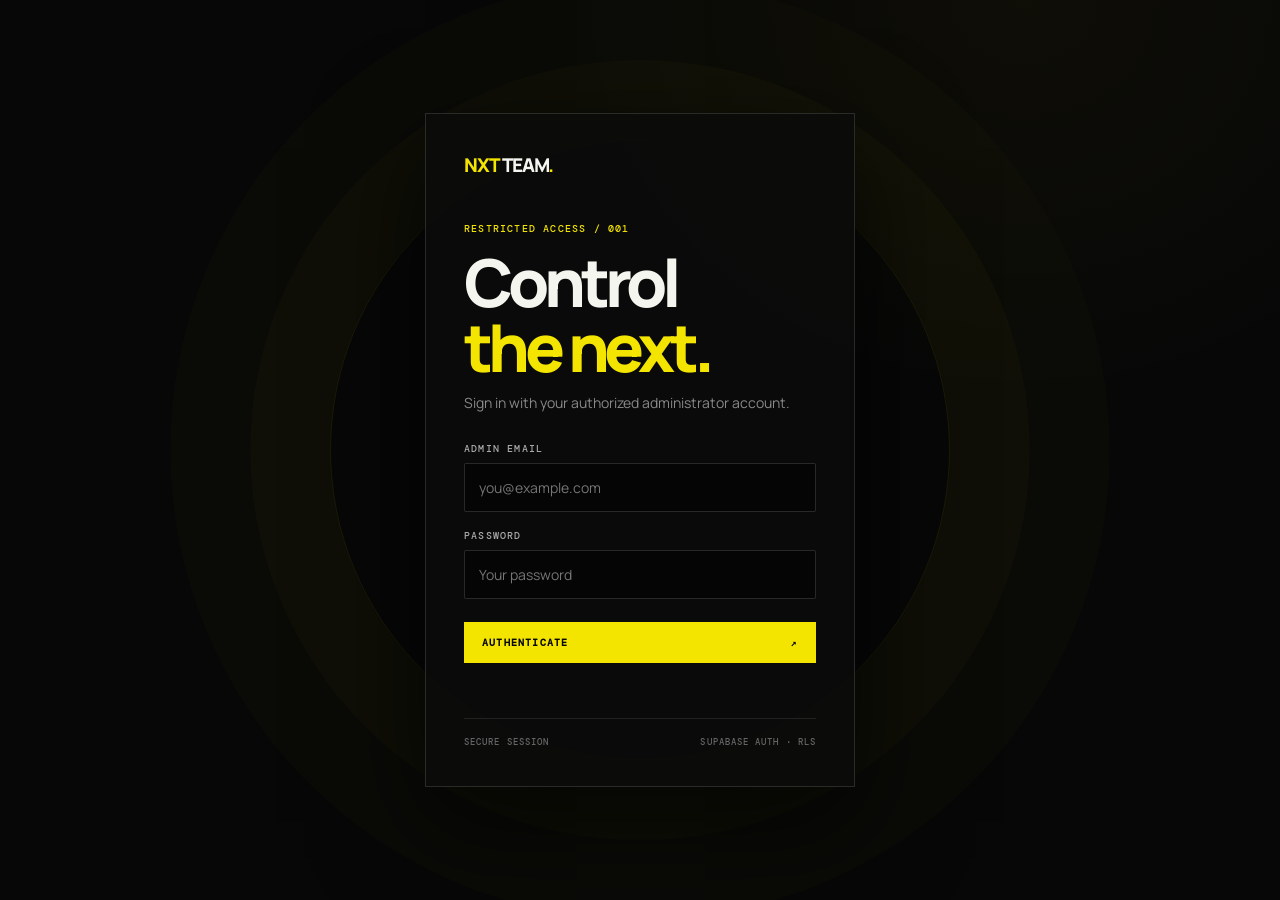
<file: admin.html>
<!doctype html>
<html lang="en">
<head>
<meta charset="utf-8"><meta name="viewport" content="width=device-width,initial-scale=1">
<meta name="theme-color" content="#080808"><title>NXT CONTROL CENTER</title>
<link rel="preconnect" href="https://fonts.googleapis.com"><link rel="preconnect" href="https://fonts.gstatic.com" crossorigin>
<link href="https://fonts.googleapis.com/css2?family=DM+Mono:wght@400;500&family=Manrope:wght@400;500;600;700;800;900&display=swap" rel="stylesheet">
<link rel="stylesheet" href="admin.css">
</head>
<body>
<div id="login-screen" class="login-screen">
  <div class="login-orbit"></div><div class="login-card">
    <a class="wordmark" href="./"><span>NXT</span> TEAM<span class="mark-dot">.</span></a>
    <div class="eyebrow">RESTRICTED ACCESS / 001</div><h1>Control<br><em>the next.</em></h1>
    <p class="muted">Sign in with your authorized administrator account.</p>
    <form id="login-form">
      <label for="login-email">ADMIN EMAIL</label><input id="login-email" type="email" autocomplete="username" required placeholder="you@example.com">
      <label for="login-password">PASSWORD</label><input id="login-password" type="password" autocomplete="current-password" required placeholder="Your password">
      <button class="primary wide" type="submit"><span>AUTHENTICATE</span><b>↗</b></button>
      <p id="login-error" class="error" role="alert"></p>
    </form>
    <div class="login-foot"><span>SECURE SESSION</span><span>SUPABASE AUTH · RLS</span></div>
  </div>
</div>
<div id="app" class="app hidden">
  <aside class="sidebar" id="sidebar">
    <a class="wordmark" href="./"><span>NXT</span> TEAM<span class="mark-dot">.</span></a>
    <div class="side-label">WORKSPACE</div>
    <nav id="nav">
      <button class="nav-item active" data-view="overview"><i>◫</i> Overview <kbd>01</kbd></button>
      <button class="nav-item" data-view="projects"><i>▦</i> Projects <kbd>02</kbd></button>
      <button class="nav-item" data-view="inbox"><i>↳</i> Collaboration <kbd>03</kbd><span id="inbox-count" class="nav-count">0</span></button>
      <button class="nav-item" data-view="announcements"><i>◈</i> Announcements <kbd>04</kbd></button>
      <button class="nav-item" data-view="settings"><i>⚙</i> Site settings <kbd>05</kbd></button>
      <button class="nav-item" data-view="activity"><i>⌁</i> Activity log <kbd>06</kbd></button>
    </nav>
    <div class="sidebar-bottom"><div class="online"><span></span> SYSTEM OPERATIONAL</div><div class="user-mini"><div class="avatar">N</div><div><b id="admin-email">Admin</b><small>SUPER ADMIN</small></div><button id="logout" title="Sign out">↗</button></div></div>
  </aside>
  <main class="main">
    <header class="topbar"><button id="mobile-menu" class="icon-btn">☰</button><div><div class="eyebrow">NXT TEAM / CONTROL CENTER</div><div id="page-title" class="top-title">Overview</div></div><div class="top-actions"><span class="live-pill"><i></i> LIVE SYSTEM</span><a class="outline-btn" href="./" target="_blank" rel="noopener">VIEW WEBSITE ↗</a></div></header>
    <div class="content">
      <section class="view active" id="view-overview">
        <div class="welcome-row"><div><div class="eyebrow">COMMAND DECK / <span id="today"></span></div><h1>Good to see you<span class="yellow">.</span></h1><p class="muted">Your creative network, one control surface.</p></div><button class="primary" data-jump="projects">+ NEW PROJECT</button></div>
        <div class="stat-grid">
          <article class="stat-card"><div class="stat-top">TOTAL PROJECTS <span>↗</span></div><strong id="stat-projects">—</strong><small>Across your workspace</small><div class="stat-line"></div></article>
          <article class="stat-card"><div class="stat-top">PUBLISHED <span>◉</span></div><strong id="stat-published">—</strong><small>Live project entries</small><div class="stat-line"></div></article>
          <article class="stat-card"><div class="stat-top">NEW REQUESTS <span>↳</span></div><strong id="stat-inbox">—</strong><small>Waiting for review</small><div class="stat-line"></div></article>
          <article class="stat-card"><div class="stat-top">ANNOUNCEMENTS <span>◈</span></div><strong id="stat-announcements">—</strong><small>Currently active</small><div class="stat-line"></div></article>
        </div>
        <div class="section-grid"><div class="panel"><div class="panel-head"><div><div class="eyebrow">LATEST SIGNALS</div><h2>Recent activity</h2></div><button class="text-btn" data-jump="activity">VIEW ALL ↗</button></div><div id="recent-activity" class="activity-list"><div class="empty">Loading activity…</div></div></div>
        <div class="panel quick-panel"><div class="eyebrow">QUICK ACCESS</div><h2>Move fast.</h2><button data-jump="projects">▦ <span>Manage projects</span> ↗</button><button data-jump="inbox">↳ <span>Open collaboration inbox</span> ↗</button><button data-jump="announcements">◈ <span>Publish an announcement</span> ↗</button><div class="system-note"><span class="pulse"></span><div><b>Protected workspace</b><small>Admin-only data is guarded by database policies.</small></div></div></div></div>
      </section>
      <section class="view" id="view-projects"><div class="view-heading"><div><div class="eyebrow">PORTFOLIO DATABASE / 02</div><h1>Projects<span class="yellow">.</span></h1><p class="muted">Publish and organize the NXT TEAM project vault.</p></div><button class="primary" id="new-project">+ ADD PROJECT</button></div><div class="toolbar"><input id="project-filter" placeholder="Search projects…"><select id="project-status-filter"><option value="">All statuses</option><option>published</option><option>draft</option><option>archived</option></select></div><div id="projects-table" class="table-wrap"></div></section>
      <section class="view" id="view-inbox"><div class="view-heading"><div><div class="eyebrow">INBOUND / 03</div><h1>Collaboration<span class="yellow">.</span></h1><p class="muted">Review ideas and incoming partnership requests.</p></div></div><div class="toolbar"><input id="inbox-filter" placeholder="Search name, email or message…"><select id="inbox-status-filter"><option value="">All requests</option><option>new</option><option>reviewing</option><option>accepted</option><option>declined</option></select></div><div id="inbox-list" class="inbox-list"></div></section>
      <section class="view" id="view-announcements"><div class="view-heading"><div><div class="eyebrow">BROADCAST / 04</div><h1>Announcements<span class="yellow">.</span></h1><p class="muted">Control what visitors see on the public site.</p></div><button class="primary" id="new-announcement">+ NEW ANNOUNCEMENT</button></div><div id="announcement-list" class="announcement-list"></div></section>
      <section class="view" id="view-settings"><div class="view-heading"><div><div class="eyebrow">CONFIGURATION / 05</div><h1>Site settings<span class="yellow">.</span></h1><p class="muted">Update the public site's key messages.</p></div></div><form id="settings-form" class="panel settings-form"><label>HOMEPAGE ANNOUNCEMENT<input name="announcement" maxlength="180" placeholder="A short message for the homepage"></label><label>STATUS LABEL<input name="status_label" maxlength="80" placeholder="Building what's next"></label><label>CONTACT EMAIL<input name="contact_email" type="email" placeholder="hello@example.com"></label><button class="primary" type="submit">SAVE SETTINGS ↗</button><p id="settings-status" class="muted"></p></form><div class="panel security-panel"><div class="eyebrow">SECURITY NOTE</div><h2>Admin access is not a signup form.</h2><p class="muted">Only users whose trusted Supabase app_metadata role is set to admin can access protected records. Never share a service-role or secret key with this website.</p></div></section>
      <section class="view" id="view-activity"><div class="view-heading"><div><div class="eyebrow">AUDIT TRAIL / 06</div><h1>Activity log<span class="yellow">.</span></h1><p class="muted">A record of changes made in this control center.</p></div></div><div id="activity-table" class="table-wrap"></div></section>
    </div>
    <footer class="main-footer"><span>© NXT TEAM · CONTROL CENTER</span><span>BUILD THE NEXT. <b>●</b></span></footer>
  </main>
</div>
<div id="modal" class="modal hidden"><div class="modal-card"><div class="modal-head"><div><div class="eyebrow" id="modal-kicker">EDITOR</div><h2 id="modal-title">New item</h2></div><button id="modal-close" class="icon-btn">✕</button></div><form id="modal-form"><div id="modal-fields"></div><div class="modal-actions"><button type="button" class="outline-btn" id="modal-cancel">CANCEL</button><button type="submit" class="primary">SAVE CHANGES ↗</button></div><p id="modal-error" class="error"></p></form></div></div>
<div id="toast" class="toast" role="status"></div>
<script type="module" src="admin.js"></script>
</body></html>
</file>
<file: admin.css>
:root{--bg:#070707;--panel:#0d0d0d;--panel2:#121212;--line:#ffffff18;--muted:#898989;--yellow:#f4e500;--white:#f5f5f0;--green:#a5f3c1;--red:#ff7474;font-family:Manrope,Arial,sans-serif;color:var(--white);background:var(--bg)}*{box-sizing:border-box}body{margin:0;min-height:100vh;background:radial-gradient(ellipse at 80% 0%,#f4e50008,transparent 32%),var(--bg);font-size:14px}button,input,select,textarea{font:inherit}button{cursor:pointer;color:inherit}a{color:inherit;text-decoration:none}.hidden{display:none!important}.muted{color:var(--muted)}.yellow{color:var(--yellow)}.eyebrow,.side-label,.stat-top,.login-foot,.online,.user-mini small,.top-actions,.outline-btn,.primary,.table th,.status,.label-mono{font:500 10px 'DM Mono',monospace;letter-spacing:.12em}.wordmark{font-weight:900;font-size:19px;letter-spacing:-.07em}.wordmark span:first-child{color:var(--yellow)}.mark-dot{color:var(--yellow)}.login-screen{min-height:100vh;display:grid;place-items:center;padding:25px;position:relative;overflow:hidden}.login-orbit{position:absolute;width:620px;height:620px;border:1px solid #f4e50016;border-radius:50%;box-shadow:0 0 0 80px #f4e50005,0 0 0 160px #f4e50003;animation:orbit 28s linear infinite}@keyframes orbit{to{transform:rotate(360deg)}}.login-card{width:min(430px,100%);position:relative;padding:38px;border:1px solid #ffffff20;background:#0b0b0bed;box-shadow:0 35px 100px #000b}.login-card>.wordmark{display:inline-block;margin-bottom:44px}.login-card .eyebrow{color:var(--yellow)}h1{font-size:clamp(42px,6vw,66px);line-height:.98;letter-spacing:-.075em;margin:15px 0 12px;font-weight:900}h1 em{font-style:normal;color:var(--yellow)}.login-card form{margin-top:30px}.login-card label,.settings-form label,.field-label{display:block;color:#aaa;font:500 10px 'DM Mono',monospace;letter-spacing:.12em;margin:17px 0 8px}.login-card input,.settings-form input,.field-input,.toolbar input,.toolbar select{width:100%;background:#050505;border:1px solid #ffffff24;border-radius:2px;padding:14px;color:white;outline:none}.login-card input:focus,.field-input:focus,.settings-form input:focus{border-color:var(--yellow)}.primary{border:1px solid var(--yellow);background:var(--yellow);color:#080808;padding:13px 17px;font-weight:700;display:inline-flex;align-items:center;justify-content:space-between;gap:22px;transition:.2s}.primary:hover{background:#fff;border-color:#fff;transform:translateY(-2px)}.wide{width:100%;margin-top:23px}.login-foot{display:flex;justify-content:space-between;border-top:1px solid var(--line);padding-top:17px;margin-top:27px;color:#666;font-size:9px}.error{color:var(--red);font-size:12px;min-height:16px}.app{min-height:100vh}.sidebar{position:fixed;inset:0 auto 0 0;width:245px;border-right:1px solid var(--line);padding:27px 17px;background:#080808;display:flex;flex-direction:column;z-index:10}.sidebar>.wordmark{padding:0 12px 40px}.side-label{color:#555;padding:0 12px 13px}.sidebar nav{display:grid;gap:5px}.nav-item{display:flex;align-items:center;gap:12px;width:100%;text-align:left;padding:13px 12px;border:1px solid transparent;background:transparent;color:#929292;font-size:12px;font-weight:700}.nav-item i{font-style:normal;font-size:17px;width:18px;color:#777}.nav-item kbd{margin-left:auto;font:10px 'DM Mono';color:#555}.nav-item:hover,.nav-item.active{background:#f4e5000d;border-color:#f4e50030;color:white}.nav-item.active i{color:var(--yellow)}.nav-count{margin-left:auto;background:var(--yellow);color:#000;border-radius:20px;padding:2px 7px;font:10px 'DM Mono'}.sidebar-bottom{margin-top:auto}.online{display:flex;align-items:center;gap:8px;color:#777;font-size:9px;padding:14px 10px;border-bottom:1px solid var(--line)}.online span,.live-pill i,.pulse{width:7px;height:7px;border-radius:50%;background:#73e6a4;box-shadow:0 0 12px #73e6a4;display:inline-block}.user-mini{display:flex;align-items:center;gap:10px;padding:17px 8px 0}.avatar{width:34px;height:34px;display:grid;place-items:center;background:var(--yellow);color:#000;font-weight:900}.user-mini b{font-size:11px;display:block;max-width:135px;overflow:hidden;text-overflow:ellipsis}.user-mini small{color:#666;font-size:8px}.user-mini button{margin-left:auto;background:none;border:0;color:#999;font-size:18px}.main{margin-left:245px;min-height:100vh;display:flex;flex-direction:column}.topbar{height:82px;border-bottom:1px solid var(--line);display:flex;align-items:center;padding:0 clamp(22px,4vw,55px);gap:17px;position:sticky;top:0;background:#080808ed;backdrop-filter:blur(16px);z-index:5}.topbar .eyebrow{color:#777;font-size:9px}.top-title{font-size:14px;font-weight:800;margin-top:3px}.top-actions{margin-left:auto;display:flex;align-items:center;gap:18px}.live-pill{color:#aaa;display:flex;align-items:center;gap:8px;font-size:9px}.live-pill i{width:6px;height:6px}.outline-btn{display:inline-flex;align-items:center;justify-content:center;border:1px solid #ffffff35;background:transparent;padding:12px 14px;font-size:9px;color:#ddd}.outline-btn:hover{border-color:var(--yellow);color:var(--yellow)}.content{width:min(1440px,100%);margin:0 auto;padding:35px clamp(22px,4vw,55px) 60px;flex:1}.view{display:none;animation:fade .35s ease}.view.active{display:block}@keyframes fade{from{opacity:0;transform:translateY(8px)}to{opacity:1;transform:none}}.welcome-row,.view-heading{display:flex;justify-content:space-between;align-items:end;gap:20px;margin-bottom:28px}.welcome-row .eyebrow,.view-heading .eyebrow{color:var(--yellow)}.welcome-row h1,.view-heading h1{font-size:clamp(35px,4.5vw,55px);margin:11px 0 8px}.welcome-row p,.view-heading p{margin:0}.stat-grid{display:grid;grid-template-columns:repeat(4,1fr);gap:12px}.stat-card{padding:20px;border:1px solid var(--line);background:linear-gradient(145deg,#101010,#090909);position:relative;overflow:hidden}.stat-top{font-size:9px;color:#888;display:flex;justify-content:space-between}.stat-top span{color:var(--yellow)}.stat-card strong{display:block;font-size:42px;letter-spacing:-.07em;margin:18px 0 1px}.stat-card small{font-size:10px;color:#777}.stat-line{position:absolute;bottom:0;left:0;width:42%;height:2px;background:var(--yellow)}.section-grid{display:grid;grid-template-columns:1.5fr .8fr;gap:13px;margin-top:15px}.panel{border:1px solid var(--line);background:linear-gradient(145deg,#101010,#090909);padding:22px}.panel-head{display:flex;align-items:center;justify-content:space-between;margin-bottom:20px}.panel .eyebrow{color:var(--yellow)}.panel h2{font-size:18px;margin:7px 0 0;letter-spacing:-.04em}.text-btn{border:0;background:none;color:var(--yellow);font:10px 'DM Mono';letter-spacing:.08em}.activity-list{display:grid}.activity-row{display:flex;align-items:center;gap:12px;padding:13px 0;border-top:1px solid var(--line)}.activity-dot{width:7px;height:7px;background:var(--yellow);border-radius:50%;flex:none}.activity-row b{display:block;font-size:11px}.activity-row small{display:block;color:#777;font-size:10px;margin-top:3px}.activity-row time{margin-left:auto;color:#777;font:9px 'DM Mono';white-space:nowrap}.quick-panel>button{display:flex;width:100%;align-items:center;gap:12px;padding:15px 0;border:0;border-bottom:1px solid var(--line);background:none;color:var(--yellow);text-align:left}.quick-panel>button span{color:#ddd;font-size:11px}.quick-panel>button:hover span{color:var(--yellow)}.system-note{display:flex;gap:12px;padding:17px 0 0;margin-top:10px}.system-note b,.system-note small{display:block}.system-note b{font-size:10px}.system-note small{font-size:9px;color:#777;margin-top:4px;line-height:1.5}.system-note .pulse{margin-top:4px;flex:none}.toolbar{display:flex;gap:10px;margin:22px 0 15px}.toolbar input{max-width:400px}.toolbar select{width:auto;min-width:145px;color:#ccc}.table-wrap{border:1px solid var(--line);overflow:auto}.table{width:100%;border-collapse:collapse;min-width:650px}.table th{text-align:left;padding:14px 16px;background:#101010;color:#777;font-size:9px}.table td{padding:15px 16px;border-top:1px solid var(--line);font-size:11px;color:#ccc}.table td strong{color:#fff}.table-actions{display:flex;gap:7px}.small-btn{border:1px solid #ffffff2c;background:#111;padding:7px 9px;color:#ddd;font:9px 'DM Mono'}.small-btn:hover{border-color:var(--yellow);color:var(--yellow)}.status{display:inline-block;padding:5px 8px;border:1px solid #ffffff25;color:#aaa;font-size:8px;text-transform:uppercase}.status.published,.status.accepted{color:var(--green);border-color:#a5f3c144}.status.new{color:var(--yellow);border-color:#f4e50055}.status.declined,.status.archived{color:var(--red);border-color:#ff747444}.inbox-list,.announcement-list{display:grid;gap:10px}.request-card,.announcement-card{border:1px solid var(--line);background:#0c0c0c;padding:20px}.request-top,.announcement-top{display:flex;justify-content:space-between;gap:15px;align-items:start}.request-card h3,.announcement-card h3{margin:0 0 5px;font-size:15px}.request-card p,.announcement-card p{color:#999;line-height:1.7;font-size:12px;white-space:pre-wrap}.request-meta{font:9px 'DM Mono';color:#777}.request-actions{display:flex;gap:7px;flex-wrap:wrap}.announcement-card{display:flex;justify-content:space-between;gap:20px;align-items:center}.announcement-card p{margin:6px 0 0}.settings-form{max-width:680px}.settings-form input{display:block;margin-top:8px}.settings-form .primary{margin-top:22px}.security-panel{max-width:680px;margin-top:13px}.security-panel p{font-size:12px;line-height:1.8}.main-footer{border-top:1px solid var(--line);padding:19px clamp(22px,4vw,55px);display:flex;justify-content:space-between;color:#555;font:9px 'DM Mono';letter-spacing:.1em}.main-footer b{color:var(--yellow)}.empty{padding:28px;text-align:center;color:#777;font-size:12px}.modal{position:fixed;inset:0;z-index:30;background:#000c;backdrop-filter:blur(8px);display:grid;place-items:center;padding:20px}.modal-card{width:min(550px,100%);max-height:90vh;overflow:auto;background:#0d0d0d;border:1px solid #ffffff2b;padding:25px;box-shadow:0 30px 100px #000}.modal-head{display:flex;justify-content:space-between;align-items:start;border-bottom:1px solid var(--line);padding-bottom:17px;margin-bottom:17px}.modal-head .eyebrow{color:var(--yellow)}.modal-head h2{font-size:24px;margin:7px 0 0;letter-spacing:-.05em}.icon-btn{border:1px solid #ffffff30;background:#111;padding:9px 12px}.field-input{display:block;margin:7px 0 13px}.field-label{margin:12px 0 6px}.modal textarea.field-input{min-height:100px;resize:vertical}.modal-actions{display:flex;justify-content:flex-end;gap:8px;margin-top:18px}.toast{position:fixed;bottom:22px;right:22px;z-index:50;background:var(--yellow);color:#000;padding:13px 18px;font:11px 'DM Mono';transform:translateY(20px);opacity:0;pointer-events:none;transition:.25s}.toast.show{transform:none;opacity:1}#mobile-menu{display:none}@media(max-width:1050px){.sidebar{width:215px}.main{margin-left:215px}.stat-grid{grid-template-columns:repeat(2,1fr)}.section-grid{grid-template-columns:1fr}}@media(max-width:720px){.sidebar{transform:translateX(-100%);transition:transform .25s ease;width:260px;box-shadow:20px 0 70px #0008}.sidebar.open{transform:none}.main{margin-left:0}.topbar{height:72px;padding:0 18px}.top-actions .live-pill{display:none}.top-actions .outline-btn{padding:10px;font-size:8px}.content{padding:27px 17px 45px}.welcome-row,.view-heading{align-items:start;flex-direction:column}.welcome-row h1,.view-heading h1{font-size:39px}.stat-grid{gap:8px}.stat-card{padding:15px}.stat-card strong{font-size:34px}.stat-top{font-size:8px}.toolbar{flex-direction:column}.toolbar input,.toolbar select{max-width:none;width:100%}.panel{padding:17px}.main-footer{padding:17px;gap:12px;font-size:8px}.login-card{padding:28px 22px}.login-card>.wordmark{margin-bottom:35px}.announcement-card{align-items:start;flex-direction:column}.top-title{font-size:13px}#mobile-menu{display:block}}@media(prefers-reduced-motion:reduce){*,*:before,*:after{animation:none!important;transition:none!important;scroll-behavior:auto!important}}
</file>
